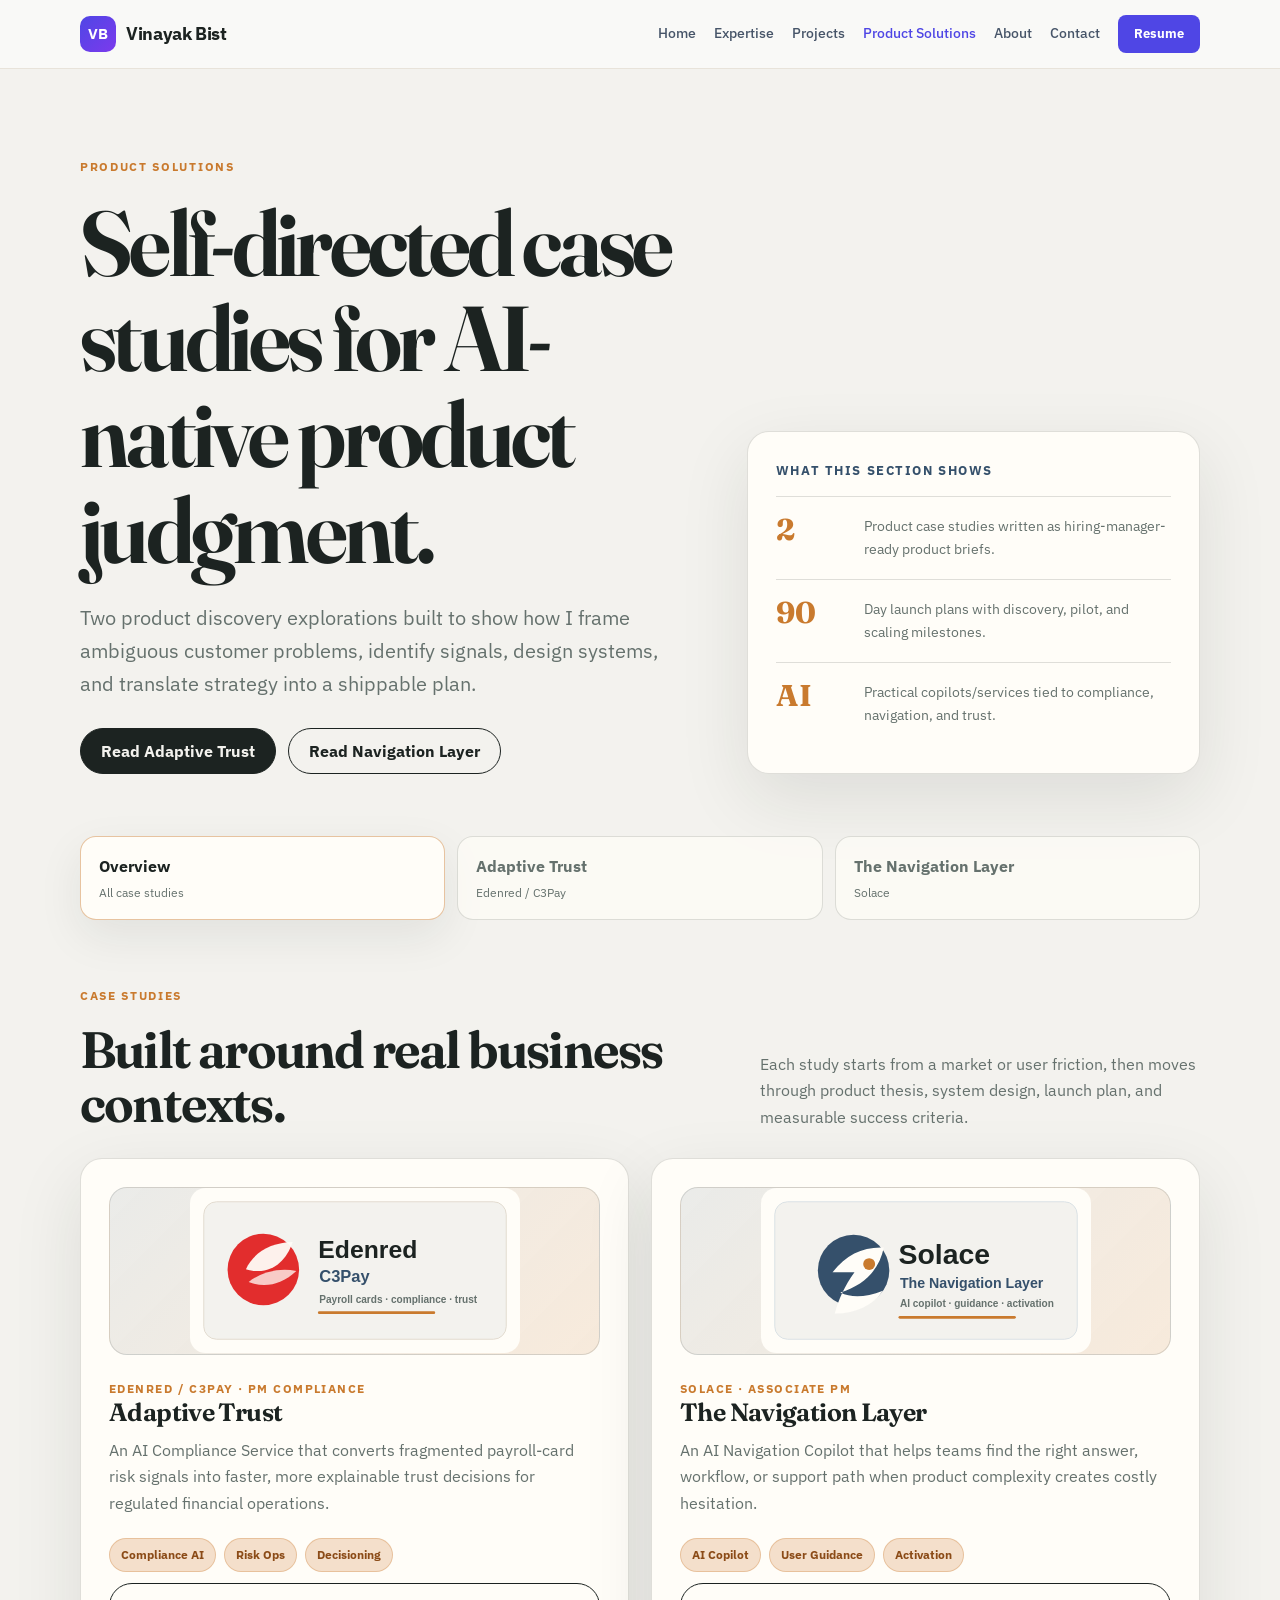
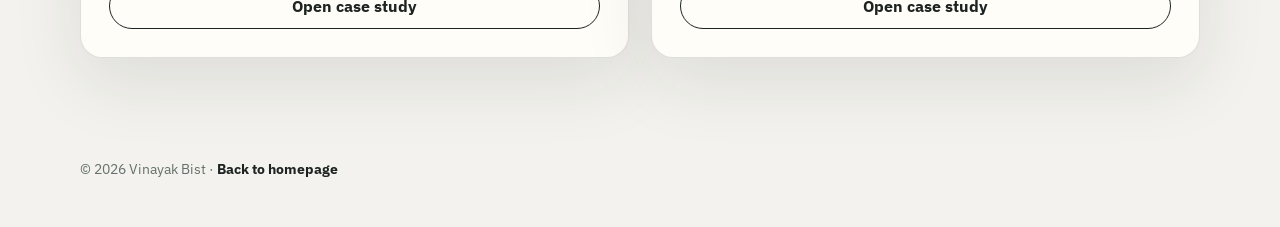
<file: site/product-solutions/index.html>
<!DOCTYPE html>
<html lang="en">
<head>
  <meta charset="UTF-8" />
  <meta name="viewport" content="width=device-width, initial-scale=1.0" />
  <title>Product Solutions — Vinayak Bist</title>
  <meta name="description" content="Self-directed product discovery case studies by Vinayak Bist: Adaptive Trust for C3Pay and The Navigation Layer for Solace." />
  <link rel="canonical" href="https://vinayakbist.com/product-solutions/" />
  <script data-goatcounter="https://vinayakbist.goatcounter.com/count"
          async src="//gc.zgo.at/count.js"></script>
  <link rel="preconnect" href="https://fonts.googleapis.com">
  <link rel="preconnect" href="https://fonts.gstatic.com" crossorigin>
  <link href="https://fonts.googleapis.com/css2?family=Fraunces:opsz,wght@9..144,500..750&family=IBM+Plex+Sans:wght@400;500;600;700;800&display=swap" rel="stylesheet">
  <link rel="stylesheet" href="styles.css" />
</head>
<body>
  <header class="site-header">
    <div class="nav">
      <a class="brand" href="https://vinayakbist.com/">
        <span class="brand-mark">VB</span>
        <span>Vinayak Bist</span>
      </a>
      <nav class="nav-links" aria-label="Main navigation">
        <a href="https://vinayakbist.com/">Home</a>
        <a href="https://vinayakbist.com/#expertise">Expertise</a>
        <a href="https://vinayakbist.com/#projects">Projects</a>
        <a class="active" href="/product-solutions/">Product Solutions</a>
        <a href="https://vinayakbist.com/#about">About</a>
        <a href="mailto:bistvinayak@gmail.com">Contact</a>
        <a class="nav-cta" href="/resume.pdf">Resume</a>
      </nav>
    </div>
  </header>

  <main>
    <section class="shell hero">
      <div>
        <div class="eyebrow">Product Solutions</div>
        <h1>Self-directed case studies for AI-native product judgment.</h1>
        <p class="lead">
          Two product discovery explorations built to show how I frame ambiguous customer problems,
          identify signals, design systems, and translate strategy into a shippable plan.
        </p>
        <div class="button-row">
          <a class="btn primary" href="/product-solutions/case-study-c3pay.html">Read Adaptive Trust</a>
          <a class="btn secondary" href="/product-solutions/case-study-solace.html">Read Navigation Layer</a>
        </div>
      </div>
      <aside class="hero-panel" aria-label="Case study summary">
        <p class="panel-title">What this section shows</p>
        <div class="metric">
          <strong>2</strong>
          <span>Product case studies written as hiring-manager-ready product briefs.</span>
        </div>
        <div class="metric">
          <strong>90</strong>
          <span>Day launch plans with discovery, pilot, and scaling milestones.</span>
        </div>
        <div class="metric">
          <strong>AI</strong>
          <span>Practical copilots/services tied to compliance, navigation, and trust.</span>
        </div>
      </aside>
    </section>

    <nav class="shell solution-tabs" aria-label="Product solution case studies">
      <a class="active" href="/product-solutions/">
        <span>Overview</span>
        <small>All case studies</small>
      </a>
      <a href="/product-solutions/case-study-c3pay.html">
        <span>Adaptive Trust</span>
        <small>Edenred / C3Pay</small>
      </a>
      <a href="/product-solutions/case-study-solace.html">
        <span>The Navigation Layer</span>
        <small>Solace</small>
      </a>
    </nav>

    <section class="shell section">
      <div class="section-head">
        <div>
          <div class="eyebrow">Case Studies</div>
          <h2>Built around real business contexts.</h2>
        </div>
        <p>Each study starts from a market or user friction, then moves through product thesis, system design, launch plan, and measurable success criteria.</p>
      </div>

      <div class="grid-2">
        <a class="card case-card" href="/product-solutions/case-study-c3pay.html">
          <div>
            <div class="company-visual">
              <img src="assets/edenred-c3pay.svg" alt="Edenred and C3Pay visual identity" />
            </div>
            <div class="kicker">Edenred / C3Pay · PM Compliance</div>
            <h3>Adaptive Trust</h3>
            <p>
              An AI Compliance Service that converts fragmented payroll-card risk signals into faster,
              more explainable trust decisions for regulated financial operations.
            </p>
            <div class="tag-row">
              <span class="tag">Compliance AI</span>
              <span class="tag">Risk Ops</span>
              <span class="tag">Decisioning</span>
            </div>
          </div>
          <span class="btn secondary">Open case study</span>
        </a>

        <a class="card case-card" href="/product-solutions/case-study-solace.html">
          <div>
            <div class="company-visual">
              <img src="assets/solace.svg" alt="Solace visual identity" />
            </div>
            <div class="kicker">Solace · Associate PM</div>
            <h3>The Navigation Layer</h3>
            <p>
              An AI Navigation Copilot that helps teams find the right answer, workflow, or support path
              when product complexity creates costly hesitation.
            </p>
            <div class="tag-row">
              <span class="tag">AI Copilot</span>
              <span class="tag">User Guidance</span>
              <span class="tag">Activation</span>
            </div>
          </div>
          <span class="btn secondary">Open case study</span>
        </a>
      </div>
    </section>
  </main>

  <footer class="shell footer">
    © 2026 Vinayak Bist · <a href="https://vinayakbist.com/">Back to homepage</a>
  </footer>
</body>
</html>
</file>
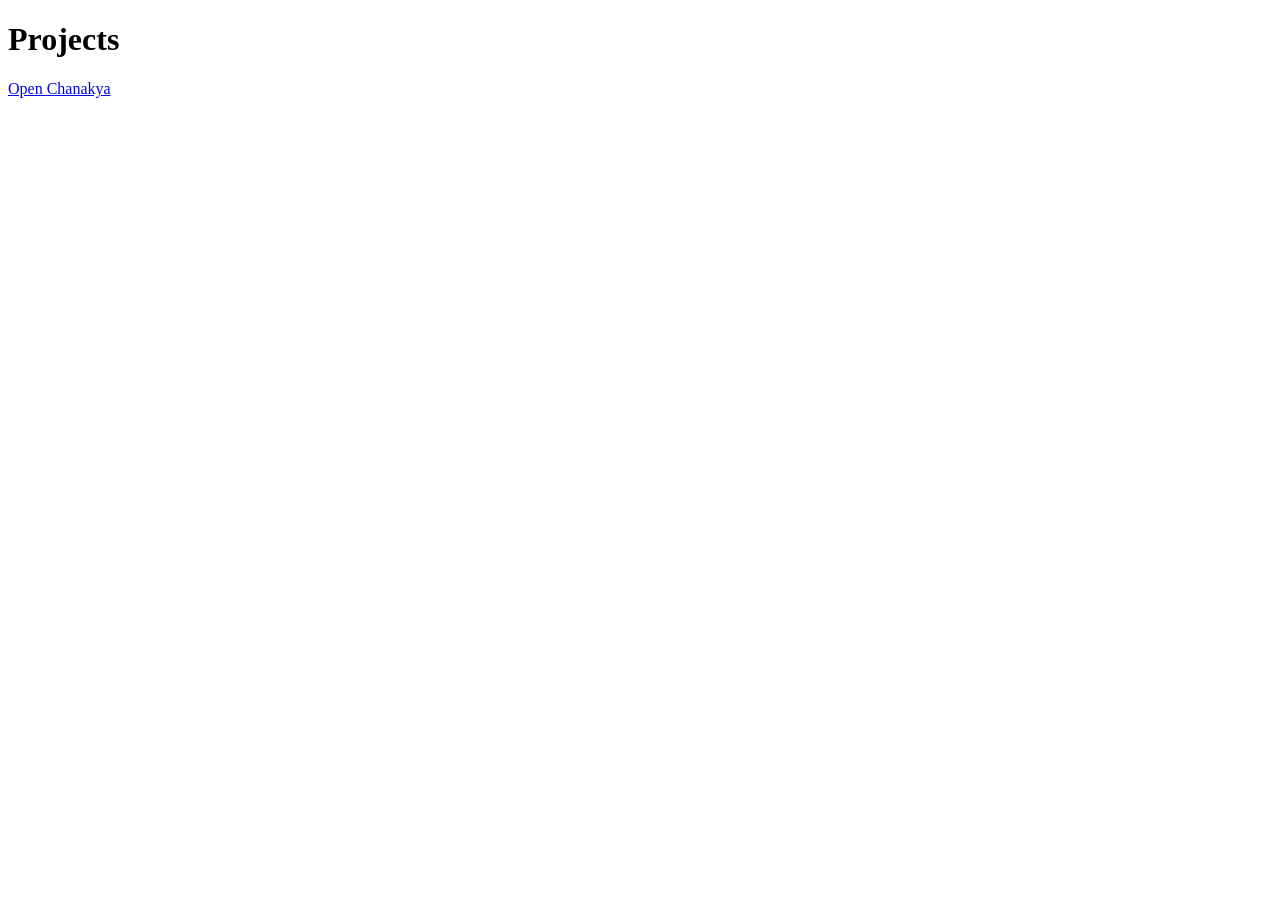
<file: site/projects/index.html>
<!doctype html>
<html lang="en">
  <head>
    <meta charset="UTF-8" />
    <meta name="viewport" content="width=device-width, initial-scale=1.0" />
    <title>Projects - Vinayak Bist</title>
    <meta name="description" content="Explore Vinayak Bist's AI product projects, including Arjun AI Resume Assistant and Chanakya AI Strategy Advisor." />
    <link rel="canonical" href="https://vinayakbist.com/projects/" />
    <script data-goatcounter="https://vinayakbist.goatcounter.com/count"
            async src="//gc.zgo.at/count.js"></script>
  </head>
  <body>
    <h1>Projects</h1>
    <p><a href="/projects/chanakya/">Open Chanakya</a></p>
  </body>
</html>
</file>
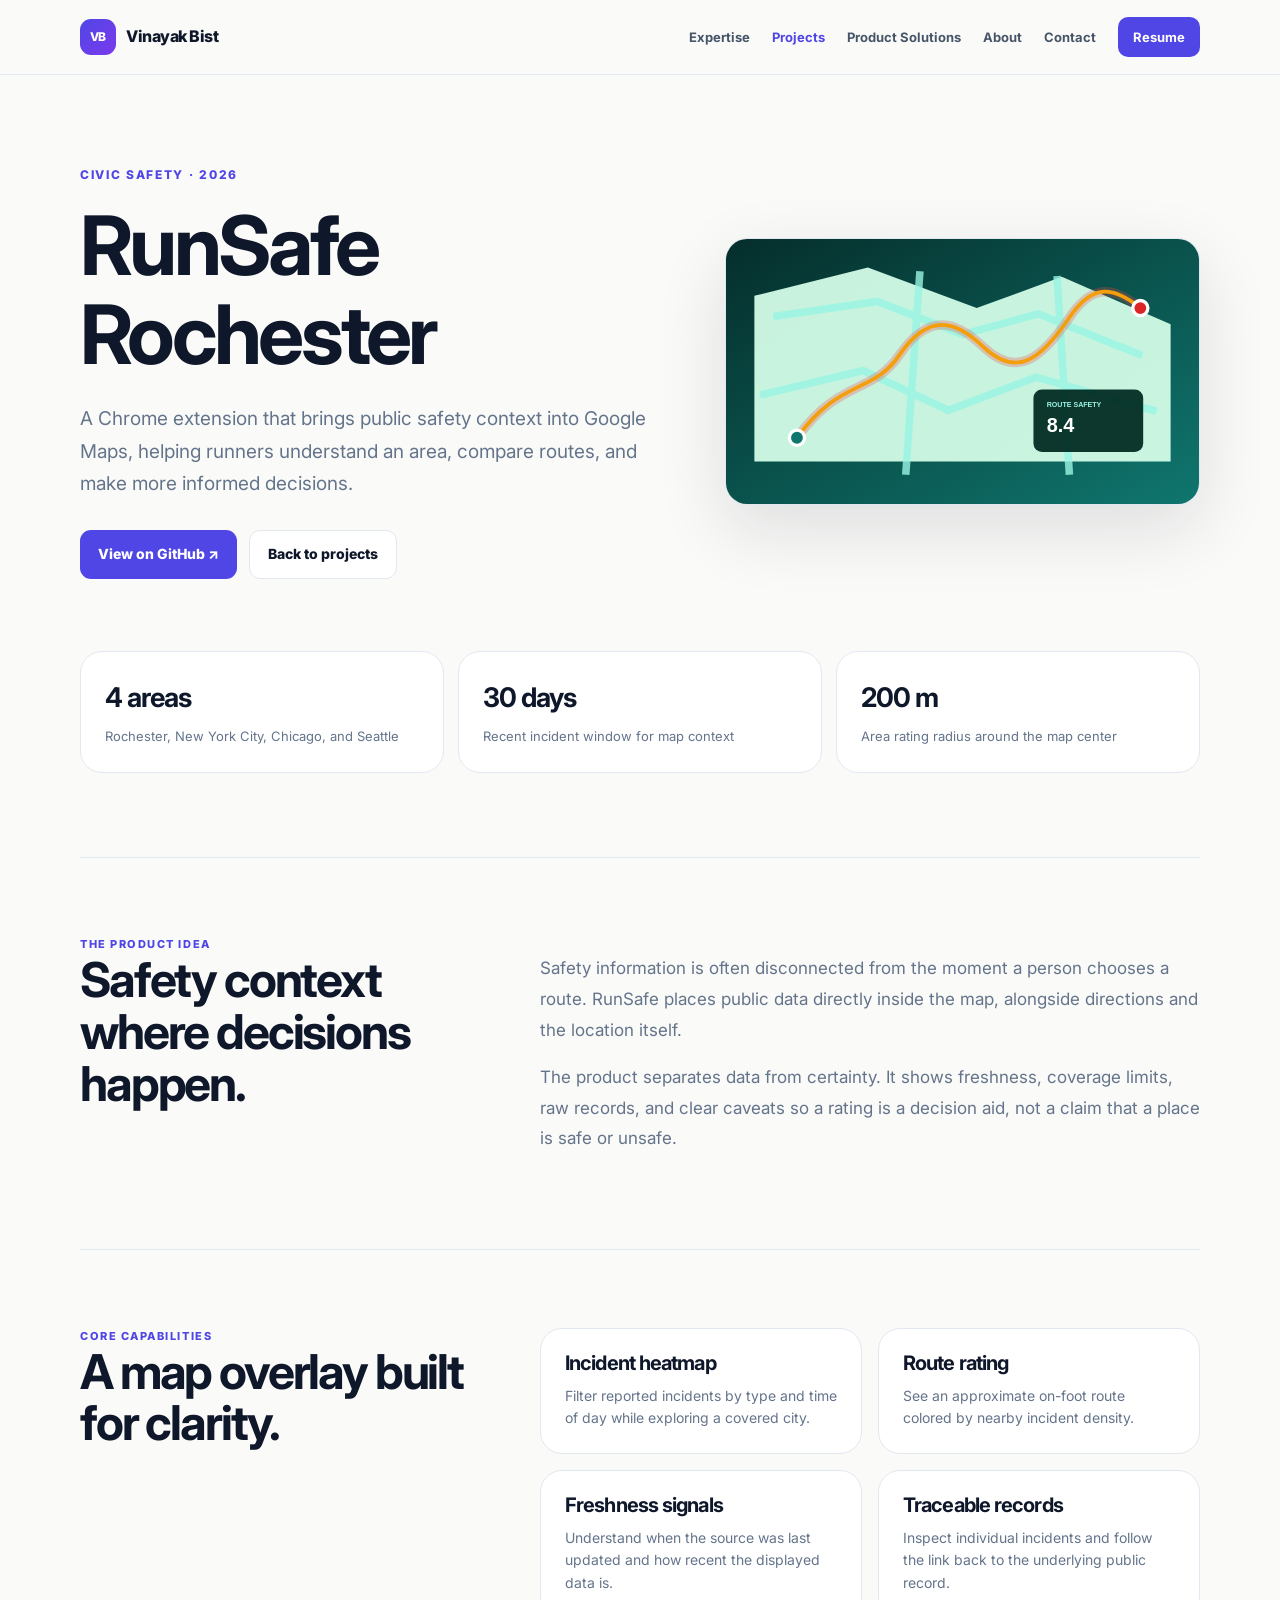
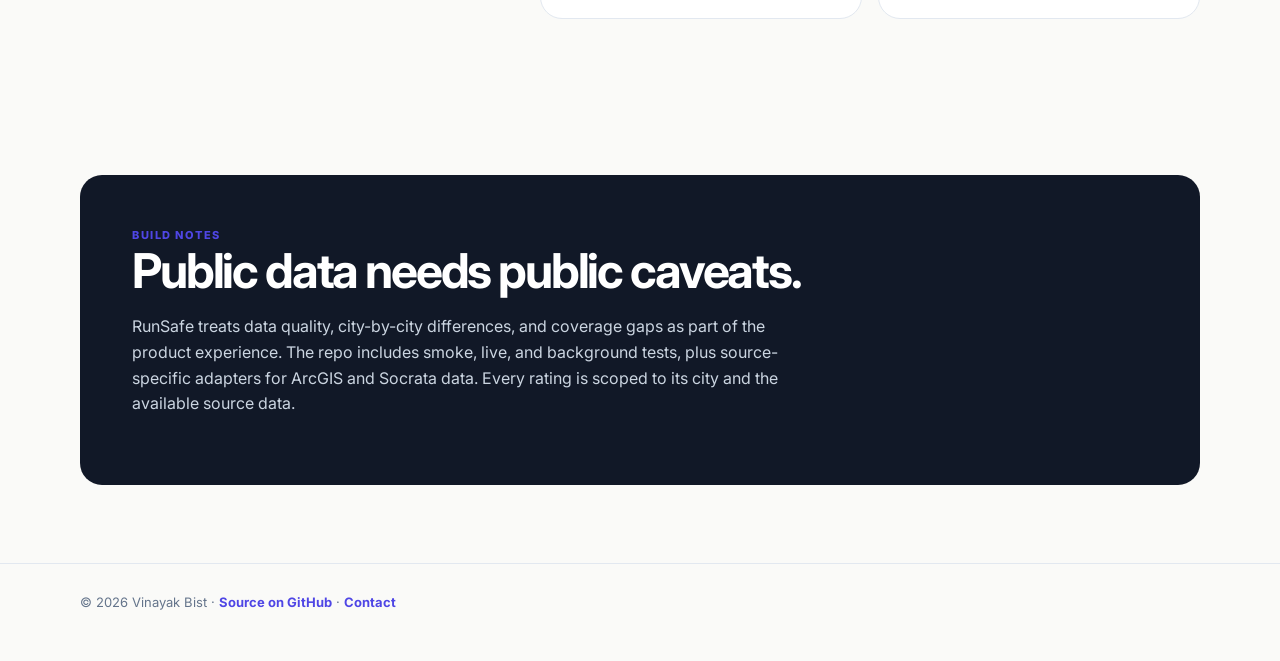
<file: site/projects/runsafe/index.html>
<!doctype html>
<html lang="en">
<head>
  <meta charset="UTF-8" /><meta name="viewport" content="width=device-width, initial-scale=1.0" />
  <title>RunSafe Rochester — Safety-Aware Maps | Vinayak Bist</title>
  <meta name="description" content="RunSafe Rochester is Vinayak Bist's Chrome extension for crime heatmaps and safety-aware running route ratings on Google Maps." />
  <link rel="canonical" href="https://vinayakbist.com/projects/runsafe/" />
  <script data-goatcounter="https://vinayakbist.goatcounter.com/count" async src="//gc.zgo.at/count.js"></script>
  <link rel="preconnect" href="https://fonts.googleapis.com" /><link rel="preconnect" href="https://fonts.gstatic.com" /><link href="https://fonts.googleapis.com/css2?family=Inter:wght@400;500;600;700;800&display=swap" rel="stylesheet" /><link rel="stylesheet" href="../project-pages.css" />
</head>
<body>
  <header class="site-header"><div class="nav"><a class="brand" href="https://vinayakbist.com/"><span class="brand-mark">VB</span><span>Vinayak Bist</span></a><nav class="nav-links"><a href="/#expertise">Expertise</a><a href="/#projects" class="active">Projects</a><a href="/product-solutions/">Product Solutions</a><a href="/#about">About</a><a href="mailto:bistvinayak@gmail.com">Contact</a><a class="nav-cta" href="/resume.pdf">Resume</a></nav></div></header>
  <main><div class="shell">
    <section class="hero"><div><div class="eyebrow">Civic Safety · 2026</div><h1>RunSafe Rochester</h1><p class="lead">A Chrome extension that brings public safety context into Google Maps, helping runners understand an area, compare routes, and make more informed decisions.</p><div class="hero-actions"><a class="button" href="https://github.com/bistvinayak/runsafe-rochester" target="_blank" rel="noopener">View on GitHub ↗</a><a class="button secondary" href="/#projects">Back to projects</a></div></div><div class="hero-art"><img src="../visuals/runsafe.svg" alt="RunSafe map and route safety illustration" /></div></section>
    <div class="stats"><div class="stat"><strong>4 areas</strong><span>Rochester, New York City, Chicago, and Seattle</span></div><div class="stat"><strong>30 days</strong><span>Recent incident window for map context</span></div><div class="stat"><strong>200 m</strong><span>Area rating radius around the map center</span></div></div>
    <section class="section"><div class="section-grid"><div><div class="section-label">The product idea</div><h2>Safety context where decisions happen.</h2></div><div class="section-copy"><p>Safety information is often disconnected from the moment a person chooses a route. RunSafe places public data directly inside the map, alongside directions and the location itself.</p><p>The product separates data from certainty. It shows freshness, coverage limits, raw records, and clear caveats so a rating is a decision aid, not a claim that a place is safe or unsafe.</p></div></div></section>
    <section class="section"><div class="section-grid"><div><div class="section-label">Core capabilities</div><h2>A map overlay built for clarity.</h2></div><div class="feature-grid"><div class="content-card"><h3>Incident heatmap</h3><p>Filter reported incidents by type and time of day while exploring a covered city.</p></div><div class="content-card"><h3>Route rating</h3><p>See an approximate on-foot route colored by nearby incident density.</p></div><div class="content-card"><h3>Freshness signals</h3><p>Understand when the source was last updated and how recent the displayed data is.</p></div><div class="content-card"><h3>Traceable records</h3><p>Inspect individual incidents and follow the link back to the underlying public record.</p></div></div></div></section>
    <div class="dark"><div class="section-label">Build notes</div><h2>Public data needs public caveats.</h2><p>RunSafe treats data quality, city-by-city differences, and coverage gaps as part of the product experience. The repo includes smoke, live, and background tests, plus source-specific adapters for ArcGIS and Socrata data. Every rating is scoped to its city and the available source data.</p></div>
  </div></main>
  <footer><div class="shell">© 2026 Vinayak Bist · <a href="https://github.com/bistvinayak/runsafe-rochester">Source on GitHub</a> · <a href="mailto:bistvinayak@gmail.com">Contact</a></div></footer>
</body></html>
</file>
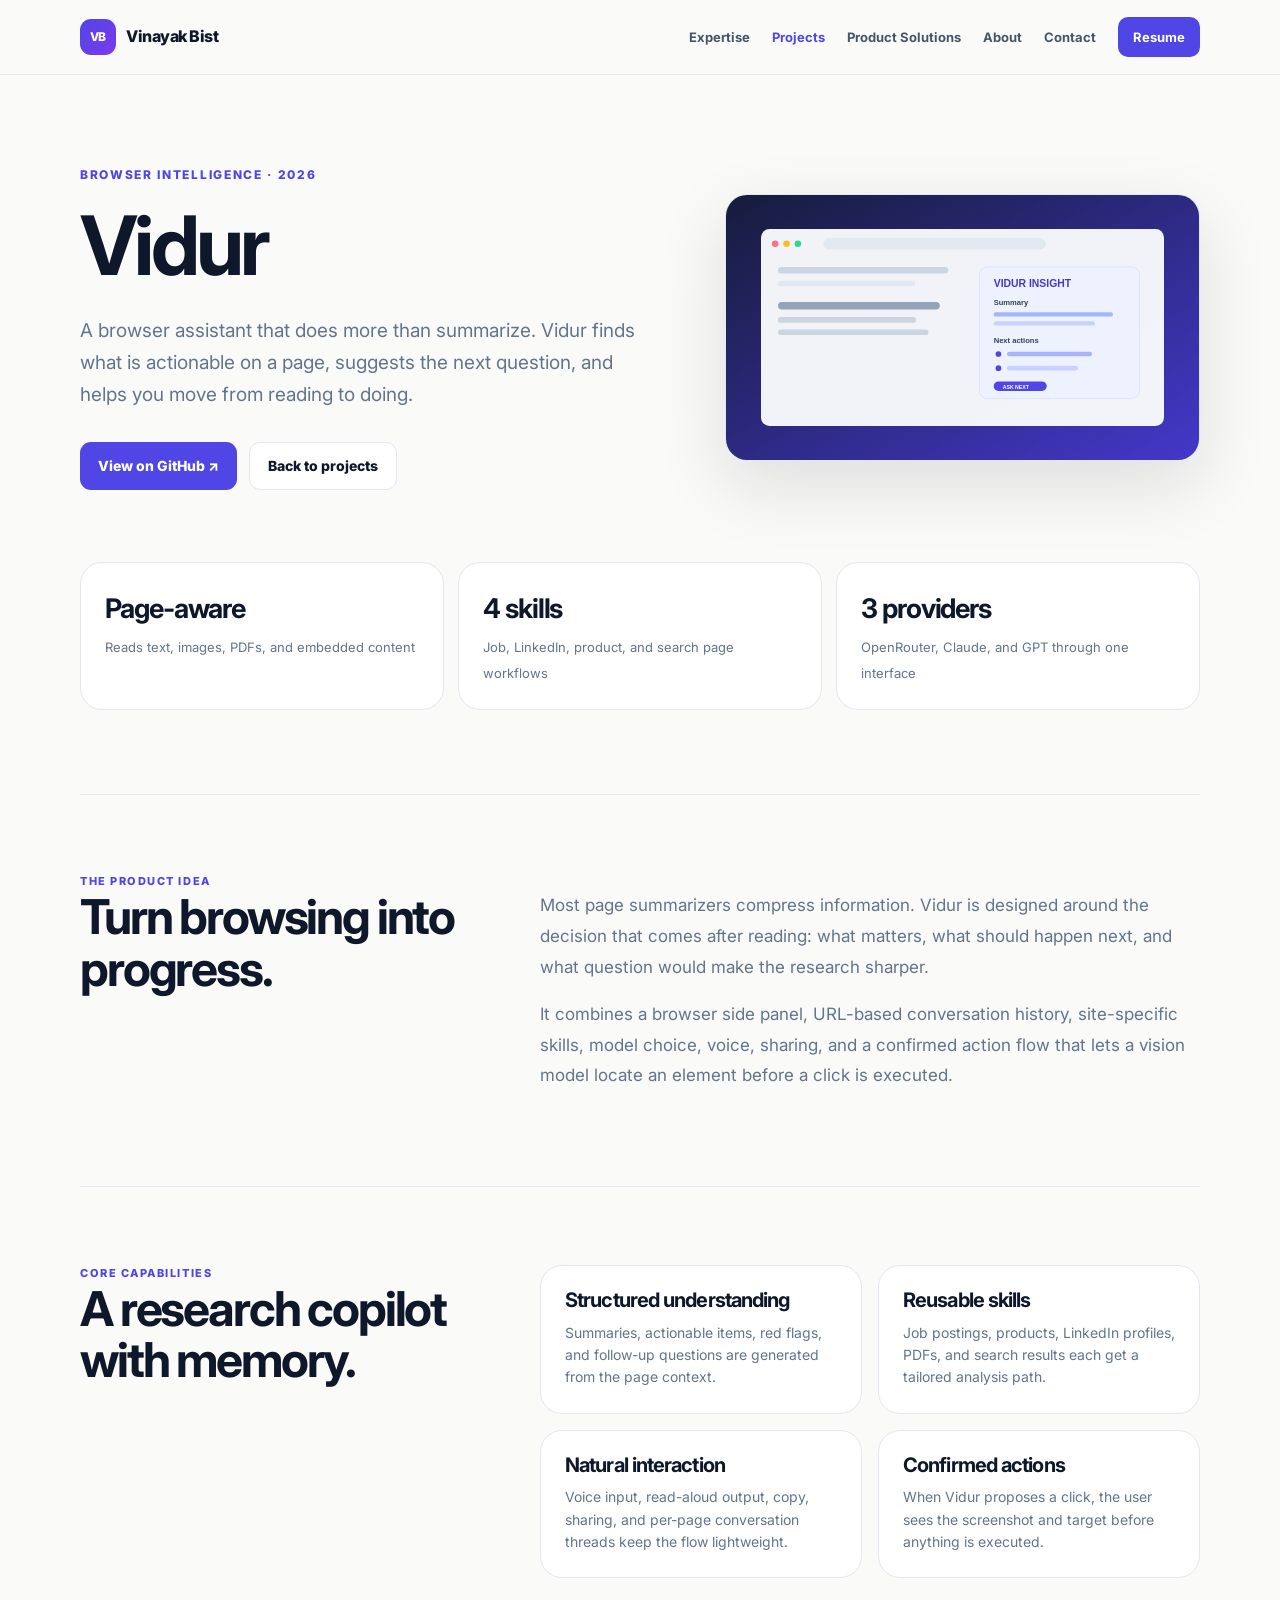
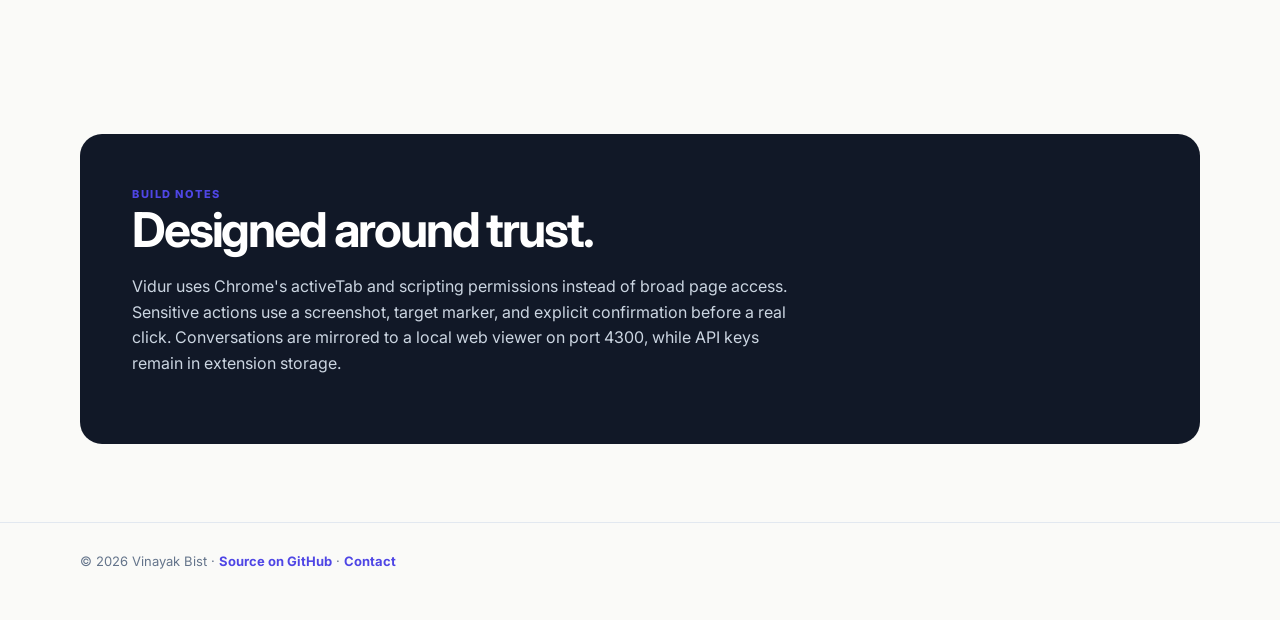
<file: site/projects/vidur/index.html>
<!doctype html>
<html lang="en">
<head>
  <meta charset="UTF-8" />
  <meta name="viewport" content="width=device-width, initial-scale=1.0" />
  <title>Vidur — AI Browser Research Assistant | Vinayak Bist</title>
  <meta name="description" content="Vidur is Vinayak Bist's AI browser assistant that turns web pages into summaries, actions, and useful follow-up questions." />
  <link rel="canonical" href="https://vinayakbist.com/projects/vidur/" />
  <script data-goatcounter="https://vinayakbist.goatcounter.com/count" async src="//gc.zgo.at/count.js"></script>
  <link rel="preconnect" href="https://fonts.googleapis.com" /><link rel="preconnect" href="https://fonts.gstatic.com" />
  <link href="https://fonts.googleapis.com/css2?family=Inter:wght@400;500;600;700;800&display=swap" rel="stylesheet" />
  <link rel="stylesheet" href="../project-pages.css" />
</head>
<body>
  <header class="site-header"><div class="nav"><a class="brand" href="https://vinayakbist.com/"><span class="brand-mark">VB</span><span>Vinayak Bist</span></a><nav class="nav-links"><a href="/#expertise">Expertise</a><a href="/#projects" class="active">Projects</a><a href="/product-solutions/">Product Solutions</a><a href="/#about">About</a><a href="mailto:bistvinayak@gmail.com">Contact</a><a class="nav-cta" href="/resume.pdf">Resume</a></nav></div></header>
  <main><div class="shell">
    <section class="hero"><div><div class="eyebrow">Browser Intelligence · 2026</div><h1>Vidur</h1><p class="lead">A browser assistant that does more than summarize. Vidur finds what is actionable on a page, suggests the next question, and helps you move from reading to doing.</p><div class="hero-actions"><a class="button" href="https://github.com/bistvinayak/vidur" target="_blank" rel="noopener">View on GitHub ↗</a><a class="button secondary" href="/#projects">Back to projects</a></div></div><div class="hero-art"><img src="../visuals/vidur.svg" alt="Vidur browser analysis interface illustration" /></div></section>
    <div class="stats"><div class="stat"><strong>Page-aware</strong><span>Reads text, images, PDFs, and embedded content</span></div><div class="stat"><strong>4 skills</strong><span>Job, LinkedIn, product, and search page workflows</span></div><div class="stat"><strong>3 providers</strong><span>OpenRouter, Claude, and GPT through one interface</span></div></div>
    <section class="section"><div class="section-grid"><div><div class="section-label">The product idea</div><h2>Turn browsing into progress.</h2></div><div class="section-copy"><p>Most page summarizers compress information. Vidur is designed around the decision that comes after reading: what matters, what should happen next, and what question would make the research sharper.</p><p>It combines a browser side panel, URL-based conversation history, site-specific skills, model choice, voice, sharing, and a confirmed action flow that lets a vision model locate an element before a click is executed.</p></div></div></section>
    <section class="section"><div class="section-grid"><div><div class="section-label">Core capabilities</div><h2>A research copilot with memory.</h2></div><div class="feature-grid"><div class="content-card"><h3>Structured understanding</h3><p>Summaries, actionable items, red flags, and follow-up questions are generated from the page context.</p></div><div class="content-card"><h3>Reusable skills</h3><p>Job postings, products, LinkedIn profiles, PDFs, and search results each get a tailored analysis path.</p></div><div class="content-card"><h3>Natural interaction</h3><p>Voice input, read-aloud output, copy, sharing, and per-page conversation threads keep the flow lightweight.</p></div><div class="content-card"><h3>Confirmed actions</h3><p>When Vidur proposes a click, the user sees the screenshot and target before anything is executed.</p></div></div></div></section>
    <div class="dark"><div class="section-label">Build notes</div><h2>Designed around trust.</h2><p>Vidur uses Chrome's activeTab and scripting permissions instead of broad page access. Sensitive actions use a screenshot, target marker, and explicit confirmation before a real click. Conversations are mirrored to a local web viewer on port 4300, while API keys remain in extension storage.</p></div>
  </div></main>
  <footer><div class="shell">© 2026 Vinayak Bist · <a href="https://github.com/bistvinayak/vidur">Source on GitHub</a> · <a href="mailto:bistvinayak@gmail.com">Contact</a></div></footer>
</body></html>
</file>
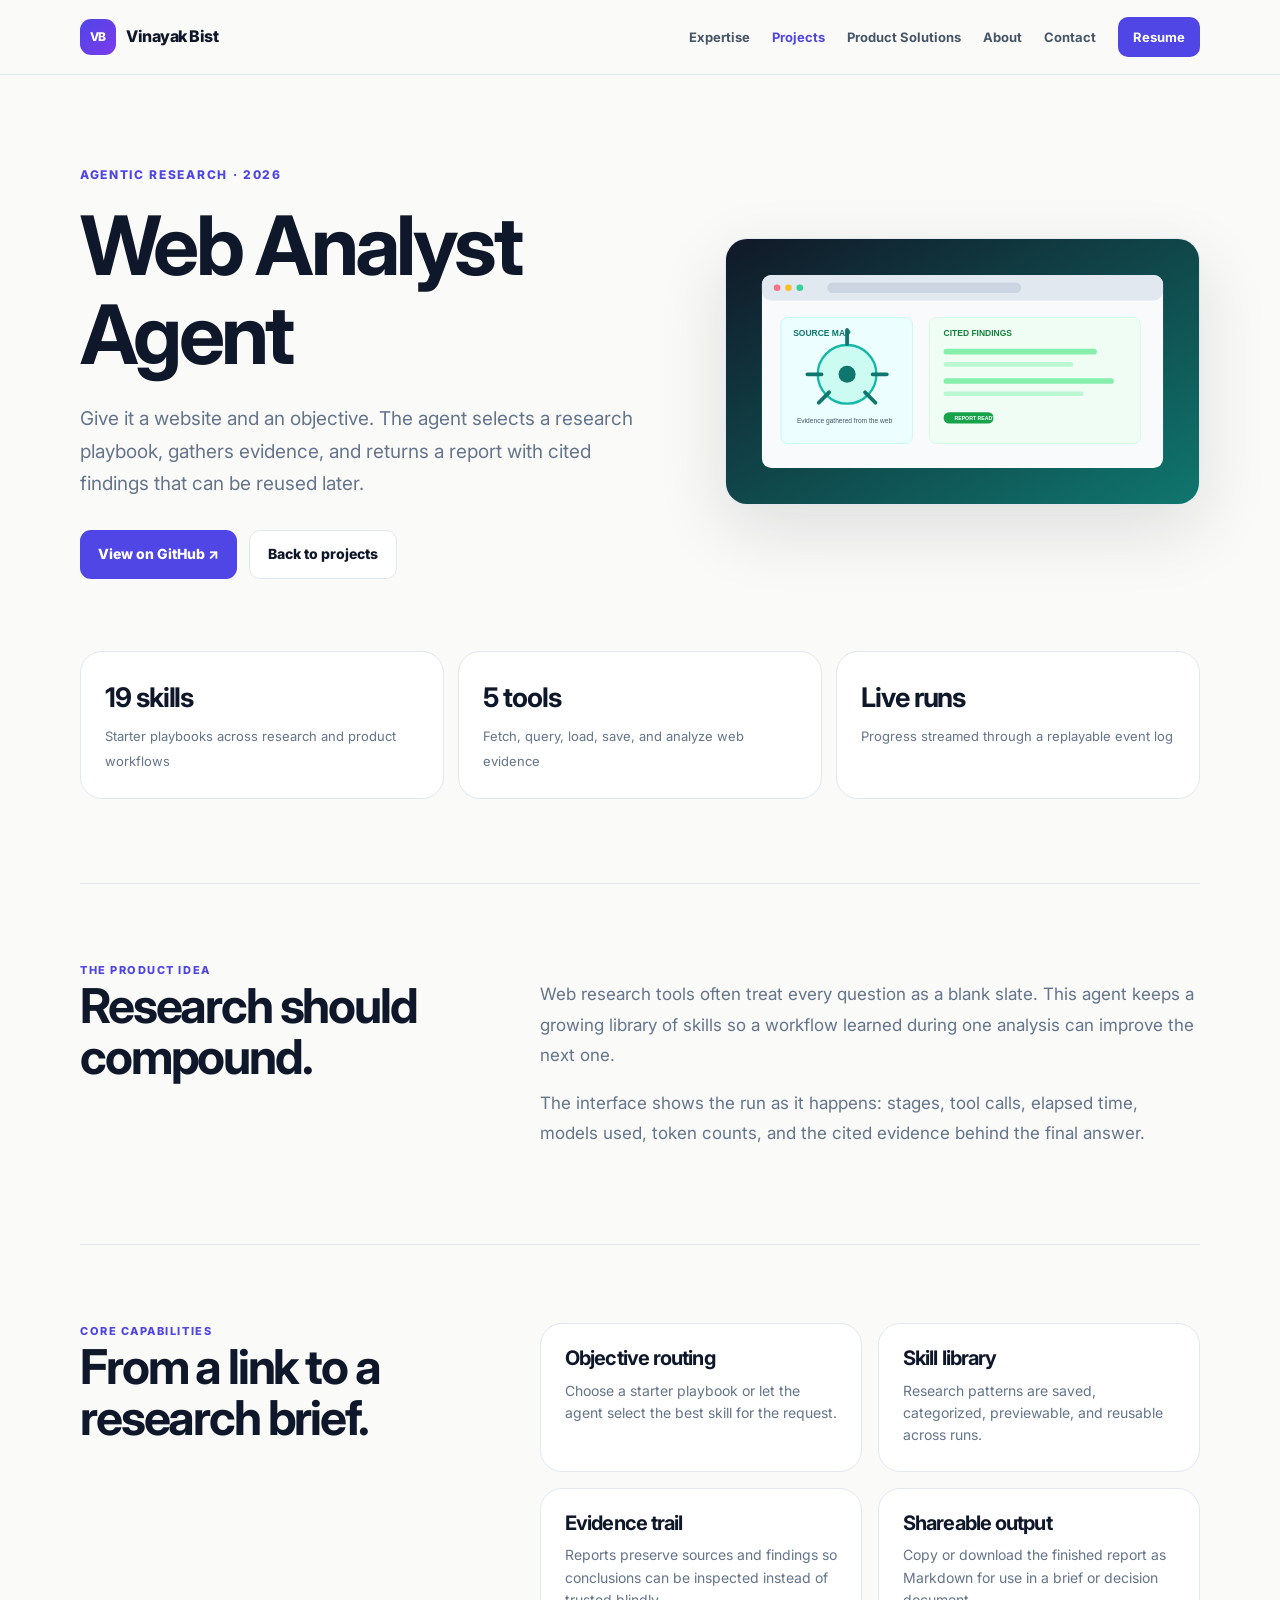
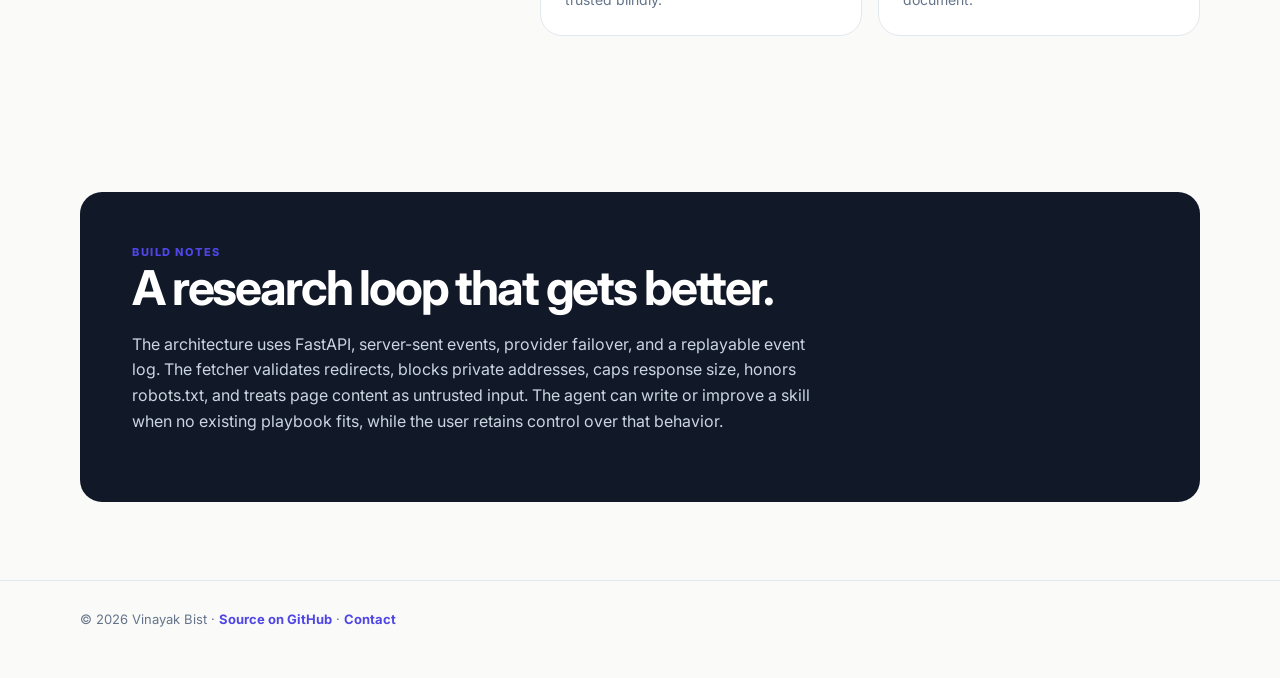
<file: site/projects/web-analyst-agent/index.html>
<!doctype html>
<html lang="en">
<head>
  <meta charset="UTF-8" /><meta name="viewport" content="width=device-width, initial-scale=1.0" />
  <title>Web Analyst Agent — Evidence-Based Web Research | Vinayak Bist</title>
  <meta name="description" content="Web Analyst Agent is Vinayak Bist's objective-driven research agent that gathers evidence and returns cited web analysis." />
  <link rel="canonical" href="https://vinayakbist.com/projects/web-analyst-agent/" />
  <script data-goatcounter="https://vinayakbist.goatcounter.com/count" async src="//gc.zgo.at/count.js"></script>
  <link rel="preconnect" href="https://fonts.googleapis.com" /><link rel="preconnect" href="https://fonts.gstatic.com" /><link href="https://fonts.googleapis.com/css2?family=Inter:wght@400;500;600;700;800&display=swap" rel="stylesheet" /><link rel="stylesheet" href="../project-pages.css" />
</head>
<body>
  <header class="site-header"><div class="nav"><a class="brand" href="https://vinayakbist.com/"><span class="brand-mark">VB</span><span>Vinayak Bist</span></a><nav class="nav-links"><a href="/#expertise">Expertise</a><a href="/#projects" class="active">Projects</a><a href="/product-solutions/">Product Solutions</a><a href="/#about">About</a><a href="mailto:bistvinayak@gmail.com">Contact</a><a class="nav-cta" href="/resume.pdf">Resume</a></nav></div></header>
  <main><div class="shell">
    <section class="hero"><div><div class="eyebrow">Agentic Research · 2026</div><h1>Web Analyst Agent</h1><p class="lead">Give it a website and an objective. The agent selects a research playbook, gathers evidence, and returns a report with cited findings that can be reused later.</p><div class="hero-actions"><a class="button" href="https://github.com/bistvinayak/web-analyst-agent" target="_blank" rel="noopener">View on GitHub ↗</a><a class="button secondary" href="/#projects">Back to projects</a></div></div><div class="hero-art"><img src="../visuals/web-analyst-agent.svg" alt="Web Analyst Agent research and cited findings illustration" /></div></section>
    <div class="stats"><div class="stat"><strong>19 skills</strong><span>Starter playbooks across research and product workflows</span></div><div class="stat"><strong>5 tools</strong><span>Fetch, query, load, save, and analyze web evidence</span></div><div class="stat"><strong>Live runs</strong><span>Progress streamed through a replayable event log</span></div></div>
    <section class="section"><div class="section-grid"><div><div class="section-label">The product idea</div><h2>Research should compound.</h2></div><div class="section-copy"><p>Web research tools often treat every question as a blank slate. This agent keeps a growing library of skills so a workflow learned during one analysis can improve the next one.</p><p>The interface shows the run as it happens: stages, tool calls, elapsed time, models used, token counts, and the cited evidence behind the final answer.</p></div></div></section>
    <section class="section"><div class="section-grid"><div><div class="section-label">Core capabilities</div><h2>From a link to a research brief.</h2></div><div class="feature-grid"><div class="content-card"><h3>Objective routing</h3><p>Choose a starter playbook or let the agent select the best skill for the request.</p></div><div class="content-card"><h3>Skill library</h3><p>Research patterns are saved, categorized, previewable, and reusable across runs.</p></div><div class="content-card"><h3>Evidence trail</h3><p>Reports preserve sources and findings so conclusions can be inspected instead of trusted blindly.</p></div><div class="content-card"><h3>Shareable output</h3><p>Copy or download the finished report as Markdown for use in a brief or decision document.</p></div></div></div></section>
    <div class="dark"><div class="section-label">Build notes</div><h2>A research loop that gets better.</h2><p>The architecture uses FastAPI, server-sent events, provider failover, and a replayable event log. The fetcher validates redirects, blocks private addresses, caps response size, honors robots.txt, and treats page content as untrusted input. The agent can write or improve a skill when no existing playbook fits, while the user retains control over that behavior.</p></div>
  </div></main>
  <footer><div class="shell">© 2026 Vinayak Bist · <a href="https://github.com/bistvinayak/web-analyst-agent">Source on GitHub</a> · <a href="mailto:bistvinayak@gmail.com">Contact</a></div></footer>
</body></html>
</file>
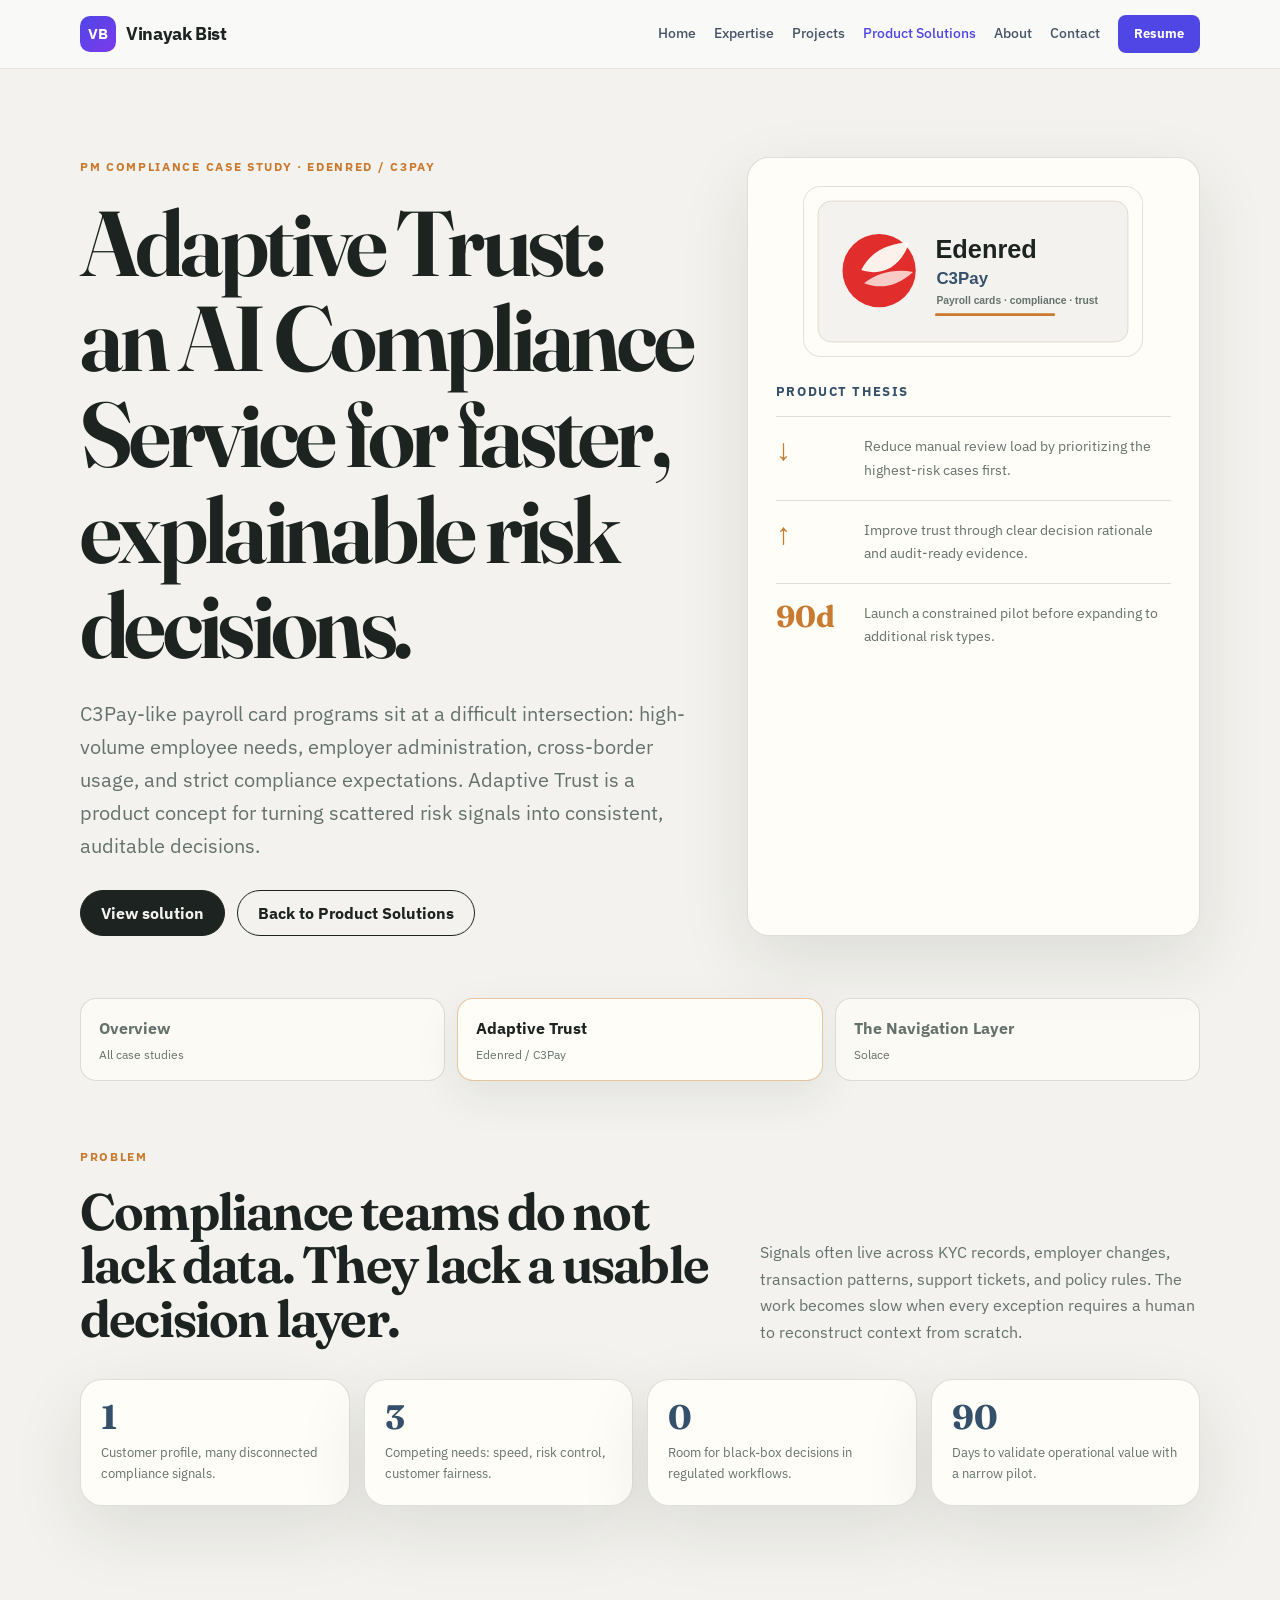
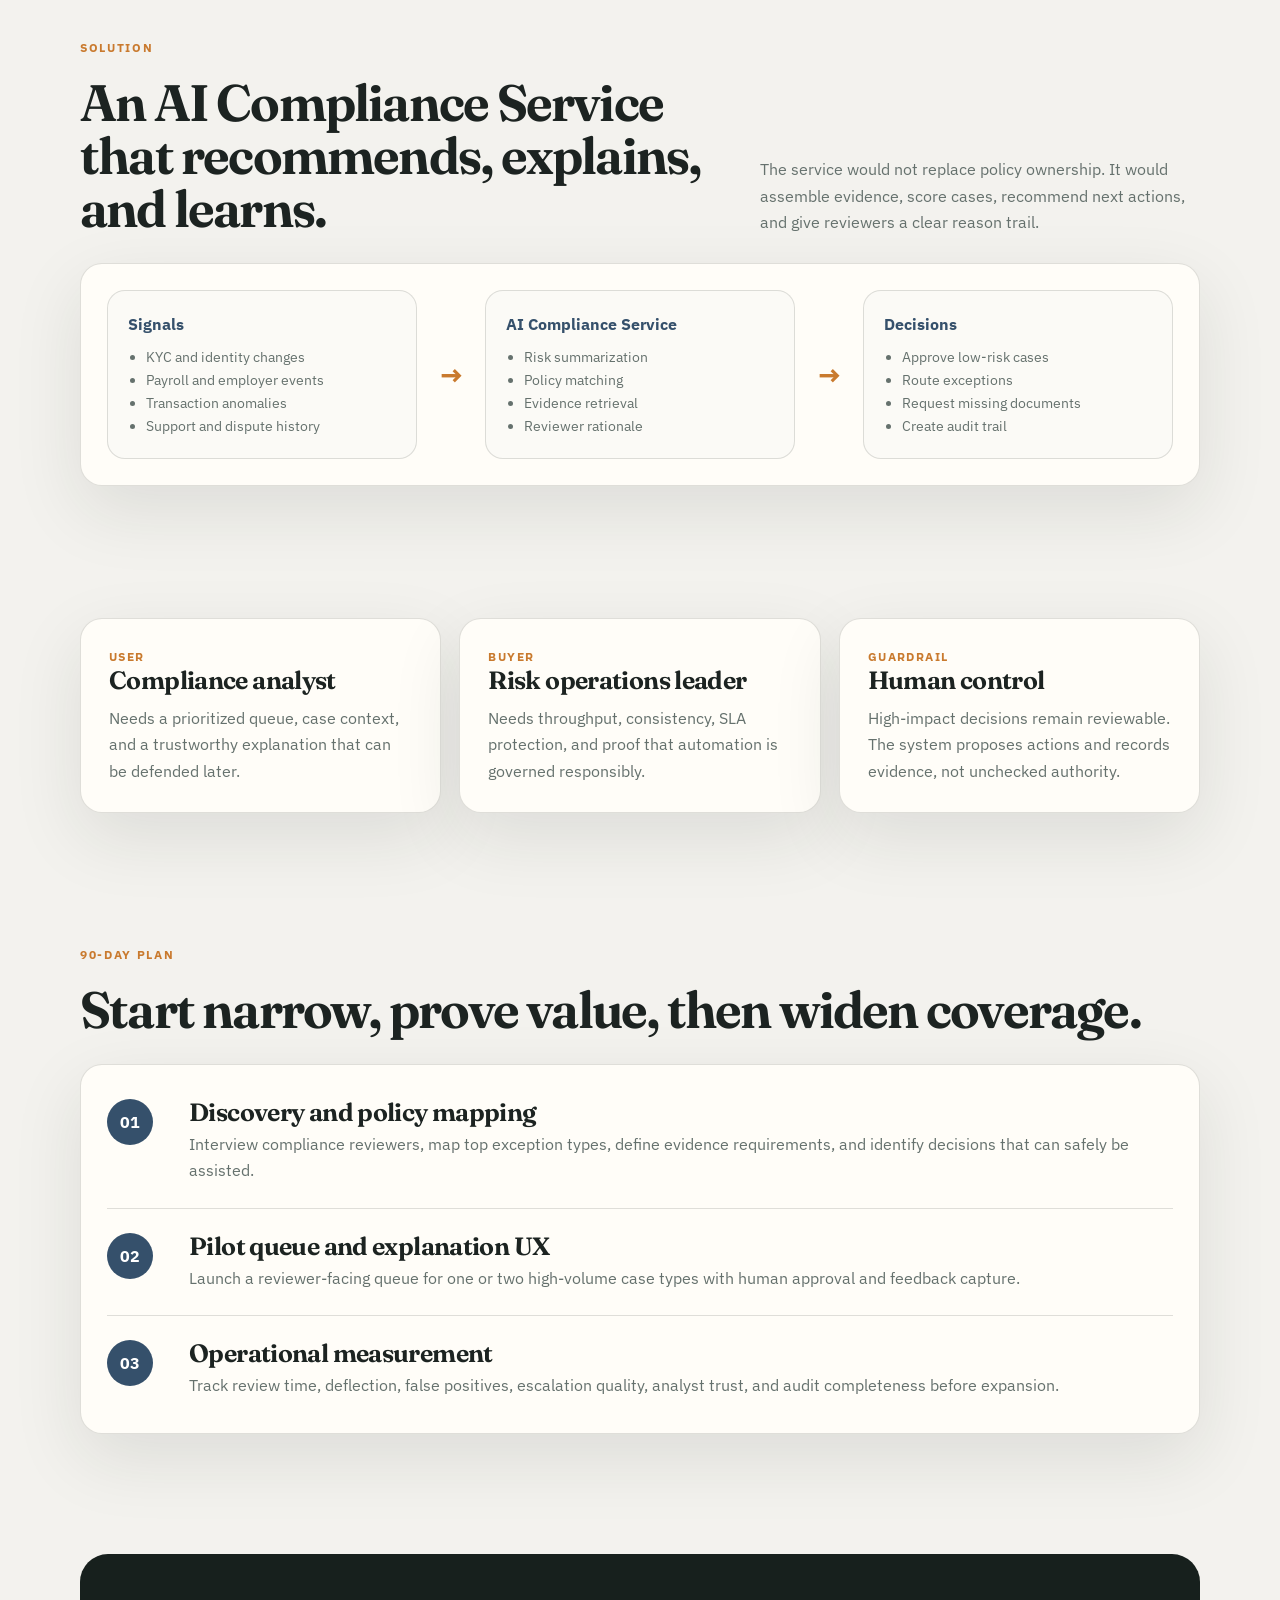
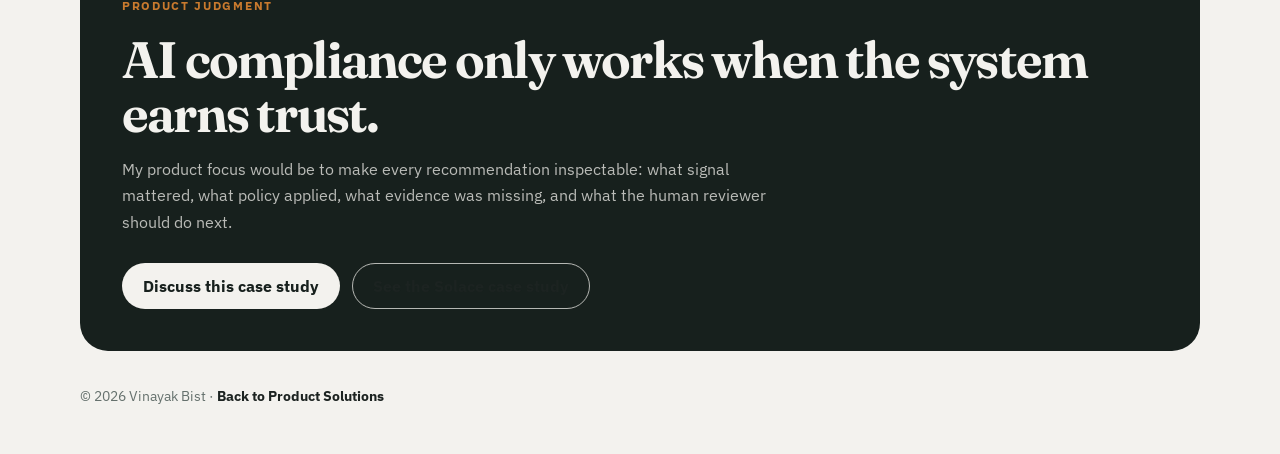
<file: site/product-solutions/case-study-c3pay.html>
<!DOCTYPE html>
<html lang="en">
<head>
  <meta charset="UTF-8" />
  <meta name="viewport" content="width=device-width, initial-scale=1.0" />
  <title>Adaptive Trust — C3Pay Product Case Study</title>
  <meta name="description" content="Adaptive Trust: a product discovery case study proposing an AI Compliance Service for Edenred/C3Pay." />
  <link rel="canonical" href="https://vinayakbist.com/product-solutions/case-study-c3pay.html" />
  <script data-goatcounter="https://vinayakbist.goatcounter.com/count"
          async src="//gc.zgo.at/count.js"></script>
  <link rel="preconnect" href="https://fonts.googleapis.com">
  <link rel="preconnect" href="https://fonts.gstatic.com" crossorigin>
  <link href="https://fonts.googleapis.com/css2?family=Fraunces:opsz,wght@9..144,500..750&family=IBM+Plex+Sans:wght@400;500;600;700;800&display=swap" rel="stylesheet">
  <link rel="stylesheet" href="styles.css" />
</head>
<body>
  <header class="site-header">
    <div class="nav">
      <a class="brand" href="https://vinayakbist.com/">
        <span class="brand-mark">VB</span>
        <span>Vinayak Bist</span>
      </a>
      <nav class="nav-links" aria-label="Main navigation">
        <a href="https://vinayakbist.com/">Home</a>
        <a href="https://vinayakbist.com/#expertise">Expertise</a>
        <a href="https://vinayakbist.com/#projects">Projects</a>
        <a class="active" href="/product-solutions/">Product Solutions</a>
        <a href="https://vinayakbist.com/#about">About</a>
        <a href="mailto:bistvinayak@gmail.com">Contact</a>
        <a class="nav-cta" href="/resume.pdf">Resume</a>
      </nav>
    </div>
  </header>

  <main>
    <section class="shell hero">
      <div>
        <div class="eyebrow">PM Compliance Case Study · Edenred / C3Pay</div>
        <h1>Adaptive Trust: an AI Compliance Service for faster, explainable risk decisions.</h1>
        <p class="lead">
          C3Pay-like payroll card programs sit at a difficult intersection: high-volume employee needs,
          employer administration, cross-border usage, and strict compliance expectations. Adaptive Trust
          is a product concept for turning scattered risk signals into consistent, auditable decisions.
        </p>
        <div class="button-row">
          <a class="btn primary" href="#solution">View solution</a>
          <a class="btn secondary" href="/product-solutions/">Back to Product Solutions</a>
        </div>
      </div>
      <aside class="hero-panel company-panel">
        <img class="company-hero-logo" src="assets/edenred-c3pay.svg" alt="Edenred and C3Pay visual identity" />
        <p class="panel-title">Product thesis</p>
        <div class="metric">
          <strong>↓</strong>
          <span>Reduce manual review load by prioritizing the highest-risk cases first.</span>
        </div>
        <div class="metric">
          <strong>↑</strong>
          <span>Improve trust through clear decision rationale and audit-ready evidence.</span>
        </div>
        <div class="metric">
          <strong>90d</strong>
          <span>Launch a constrained pilot before expanding to additional risk types.</span>
        </div>
      </aside>
    </section>

    <nav class="shell solution-tabs" aria-label="Product solution case studies">
      <a href="/product-solutions/">
        <span>Overview</span>
        <small>All case studies</small>
      </a>
      <a class="active" href="/product-solutions/case-study-c3pay.html">
        <span>Adaptive Trust</span>
        <small>Edenred / C3Pay</small>
      </a>
      <a href="/product-solutions/case-study-solace.html">
        <span>The Navigation Layer</span>
        <small>Solace</small>
      </a>
    </nav>

    <section class="shell section">
      <div class="section-head">
        <div>
          <div class="eyebrow">Problem</div>
          <h2>Compliance teams do not lack data. They lack a usable decision layer.</h2>
        </div>
        <p>Signals often live across KYC records, employer changes, transaction patterns, support tickets, and policy rules. The work becomes slow when every exception requires a human to reconstruct context from scratch.</p>
      </div>
      <div class="stats">
        <div class="stat"><strong>1</strong><span>Customer profile, many disconnected compliance signals.</span></div>
        <div class="stat"><strong>3</strong><span>Competing needs: speed, risk control, customer fairness.</span></div>
        <div class="stat"><strong>0</strong><span>Room for black-box decisions in regulated workflows.</span></div>
        <div class="stat"><strong>90</strong><span>Days to validate operational value with a narrow pilot.</span></div>
      </div>
    </section>

    <section id="solution" class="shell section">
      <div class="section-head">
        <div>
          <div class="eyebrow">Solution</div>
          <h2>An AI Compliance Service that recommends, explains, and learns.</h2>
        </div>
        <p>The service would not replace policy ownership. It would assemble evidence, score cases, recommend next actions, and give reviewers a clear reason trail.</p>
      </div>

      <div class="diagram">
        <div class="diagram-flow">
          <div class="diagram-node">
            <strong>Signals</strong>
            <ul>
              <li>KYC and identity changes</li>
              <li>Payroll and employer events</li>
              <li>Transaction anomalies</li>
              <li>Support and dispute history</li>
            </ul>
          </div>
          <div class="arrow">→</div>
          <div class="diagram-node">
            <strong>AI Compliance Service</strong>
            <ul>
              <li>Risk summarization</li>
              <li>Policy matching</li>
              <li>Evidence retrieval</li>
              <li>Reviewer rationale</li>
            </ul>
          </div>
          <div class="arrow">→</div>
          <div class="diagram-node">
            <strong>Decisions</strong>
            <ul>
              <li>Approve low-risk cases</li>
              <li>Route exceptions</li>
              <li>Request missing documents</li>
              <li>Create audit trail</li>
            </ul>
          </div>
        </div>
      </div>
    </section>

    <section class="shell section">
      <div class="grid-3">
        <article class="card">
          <div class="kicker">User</div>
          <h3>Compliance analyst</h3>
          <p>Needs a prioritized queue, case context, and a trustworthy explanation that can be defended later.</p>
        </article>
        <article class="card">
          <div class="kicker">Buyer</div>
          <h3>Risk operations leader</h3>
          <p>Needs throughput, consistency, SLA protection, and proof that automation is governed responsibly.</p>
        </article>
        <article class="card">
          <div class="kicker">Guardrail</div>
          <h3>Human control</h3>
          <p>High-impact decisions remain reviewable. The system proposes actions and records evidence, not unchecked authority.</p>
        </article>
      </div>
    </section>

    <section class="shell section">
      <div class="section-head">
        <div>
          <div class="eyebrow">90-Day Plan</div>
          <h2>Start narrow, prove value, then widen coverage.</h2>
        </div>
      </div>
      <div class="rail">
        <div class="rail-step">
          <div class="rail-num">01</div>
          <div><h3>Discovery and policy mapping</h3><p>Interview compliance reviewers, map top exception types, define evidence requirements, and identify decisions that can safely be assisted.</p></div>
        </div>
        <div class="rail-step">
          <div class="rail-num">02</div>
          <div><h3>Pilot queue and explanation UX</h3><p>Launch a reviewer-facing queue for one or two high-volume case types with human approval and feedback capture.</p></div>
        </div>
        <div class="rail-step">
          <div class="rail-num">03</div>
          <div><h3>Operational measurement</h3><p>Track review time, deflection, false positives, escalation quality, analyst trust, and audit completeness before expansion.</p></div>
        </div>
      </div>
    </section>

    <section class="shell">
      <div class="dark-cta">
        <div class="eyebrow">Product judgment</div>
        <h2>AI compliance only works when the system earns trust.</h2>
        <p>My product focus would be to make every recommendation inspectable: what signal mattered, what policy applied, what evidence was missing, and what the human reviewer should do next.</p>
        <div class="button-row">
          <a class="btn primary" href="mailto:bistvinayak@gmail.com">Discuss this case study</a>
          <a class="btn secondary" href="/product-solutions/case-study-solace.html">See the Solace case study</a>
        </div>
      </div>
    </section>
  </main>

  <footer class="shell footer">
    © 2026 Vinayak Bist · <a href="/product-solutions/">Back to Product Solutions</a>
  </footer>
</body>
</html>
</file>
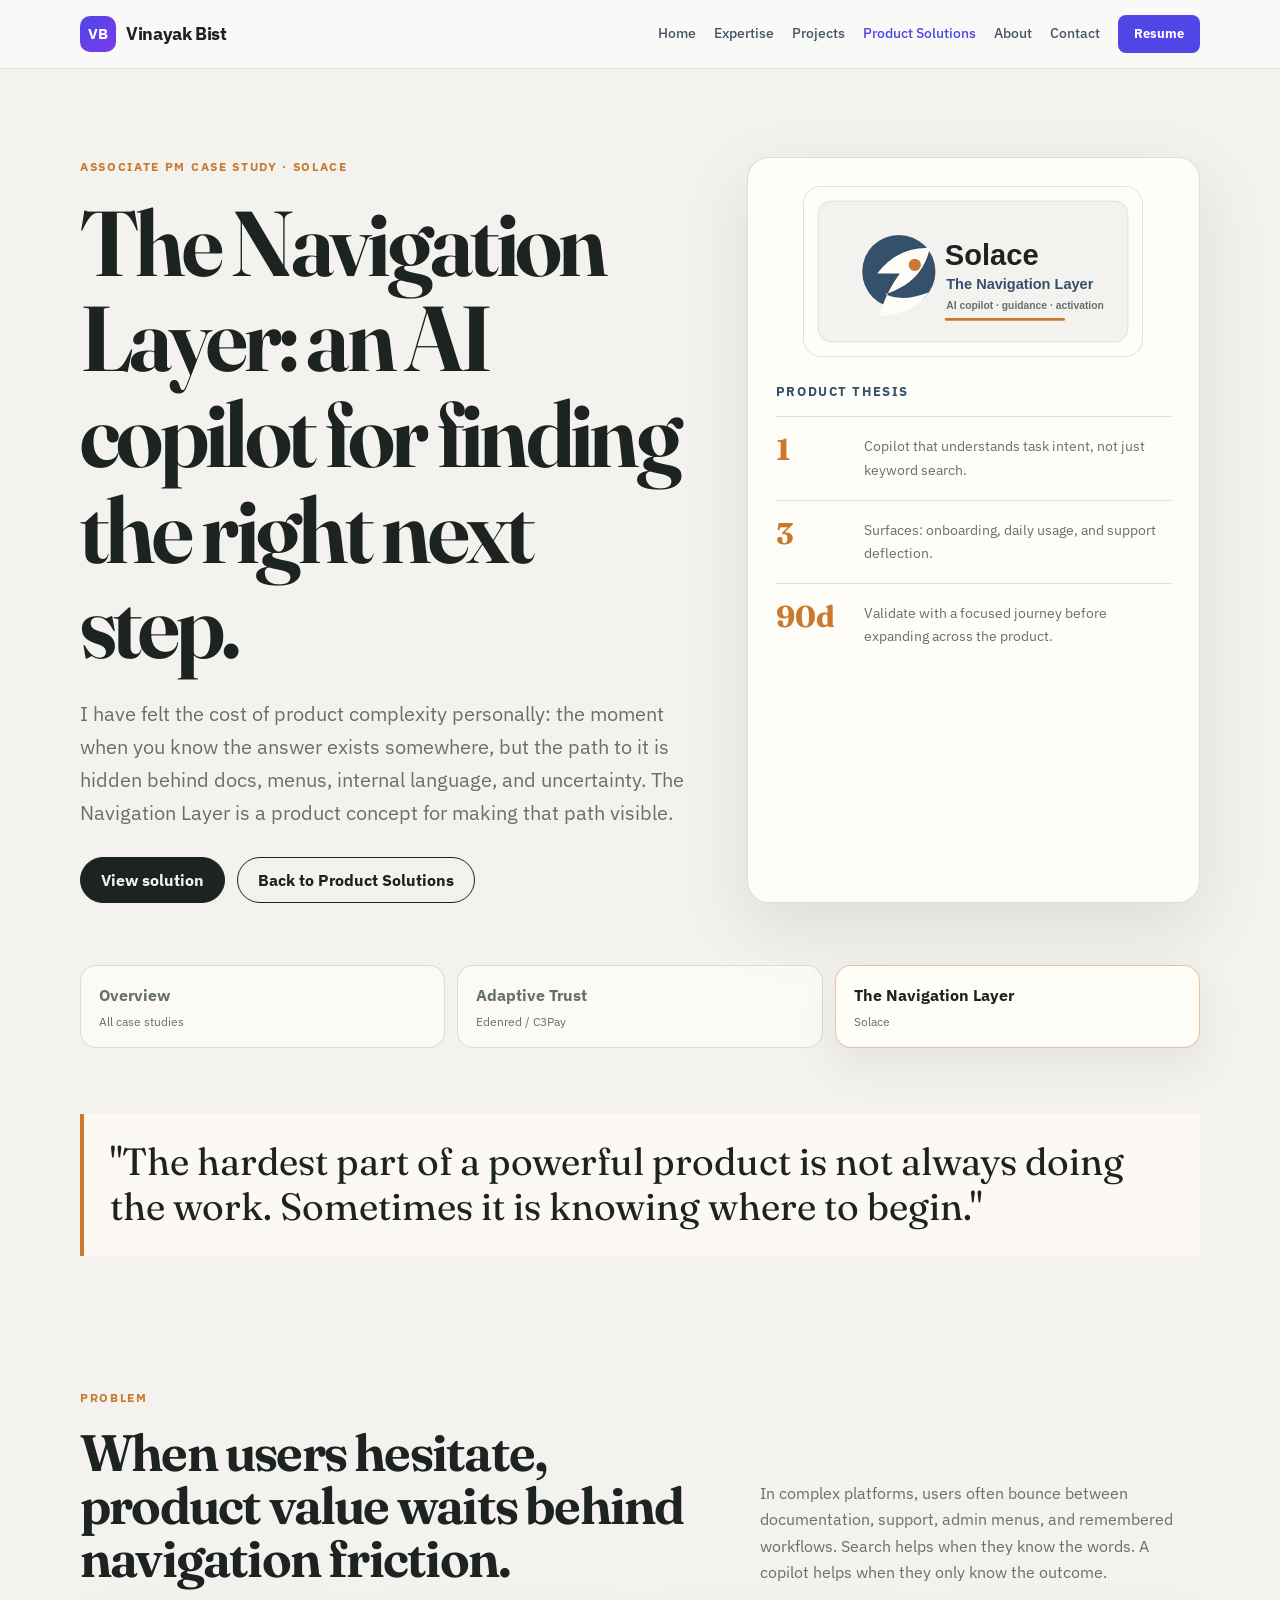
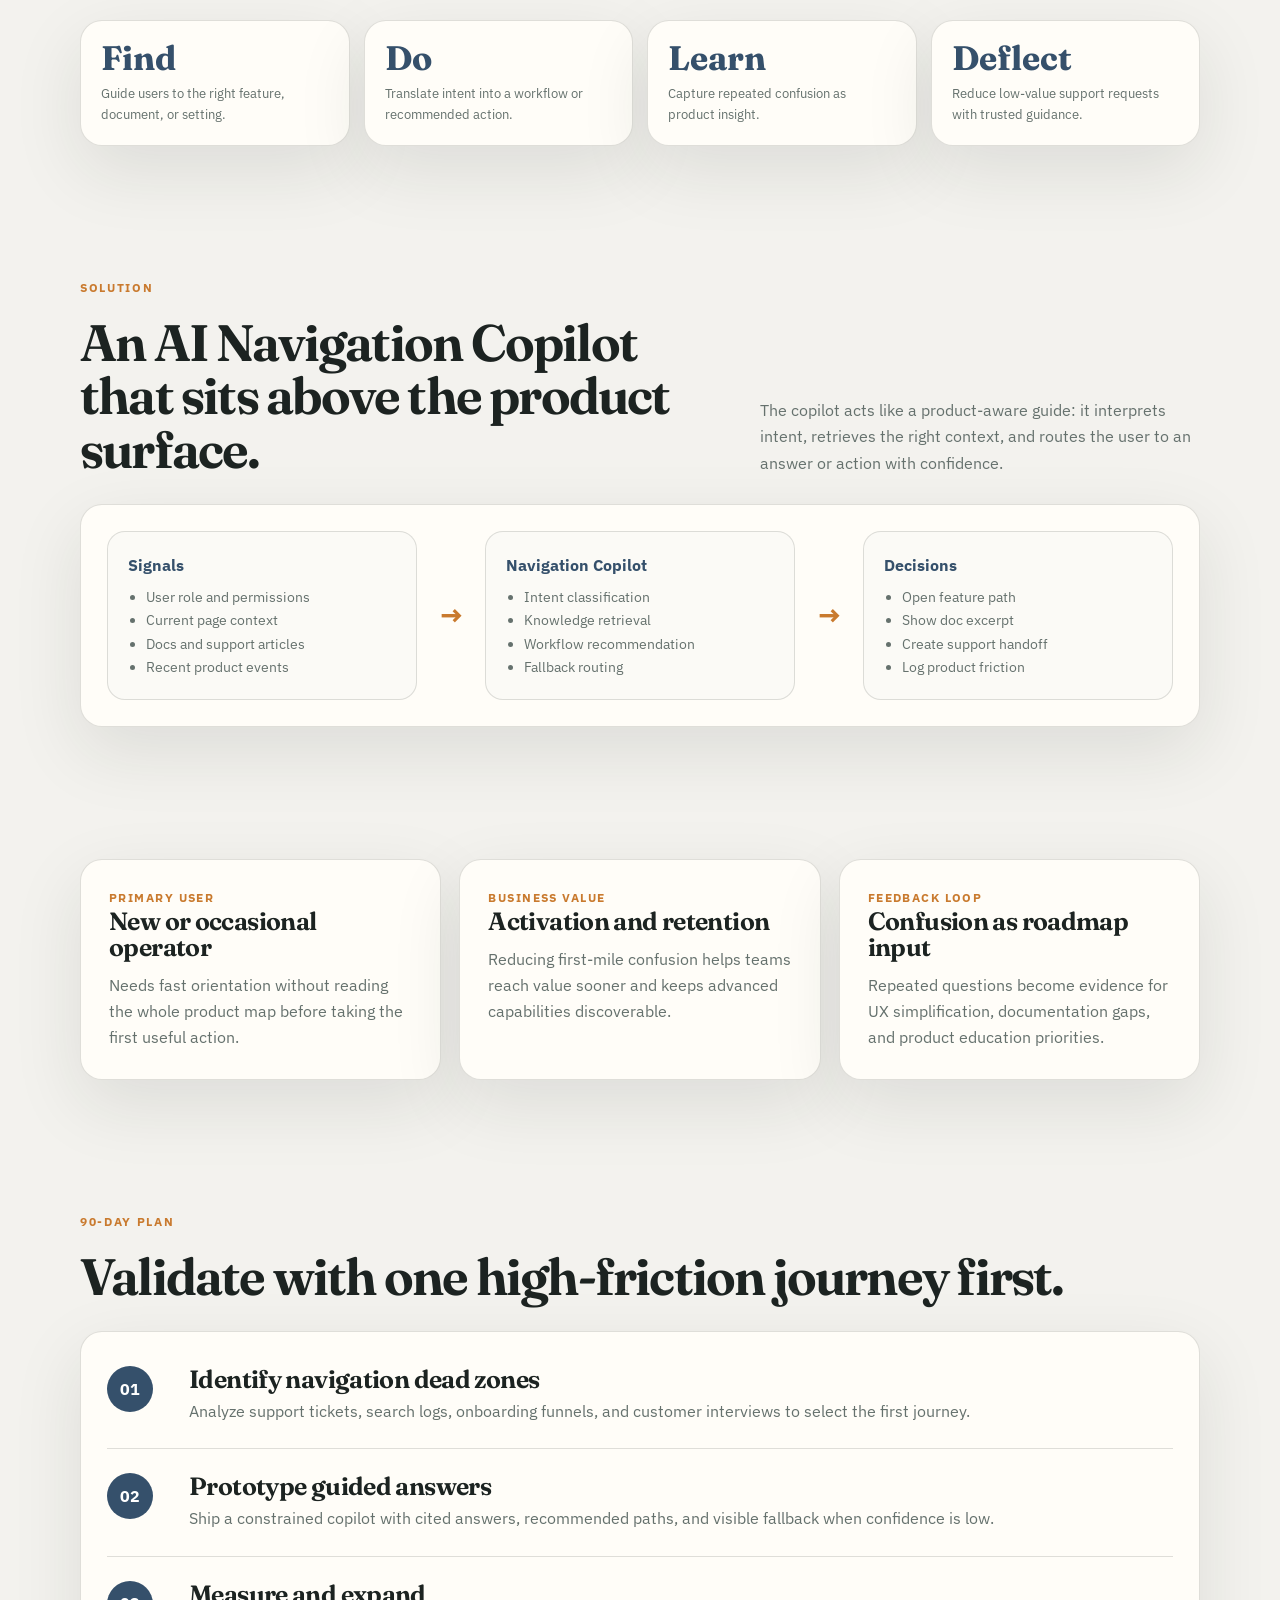
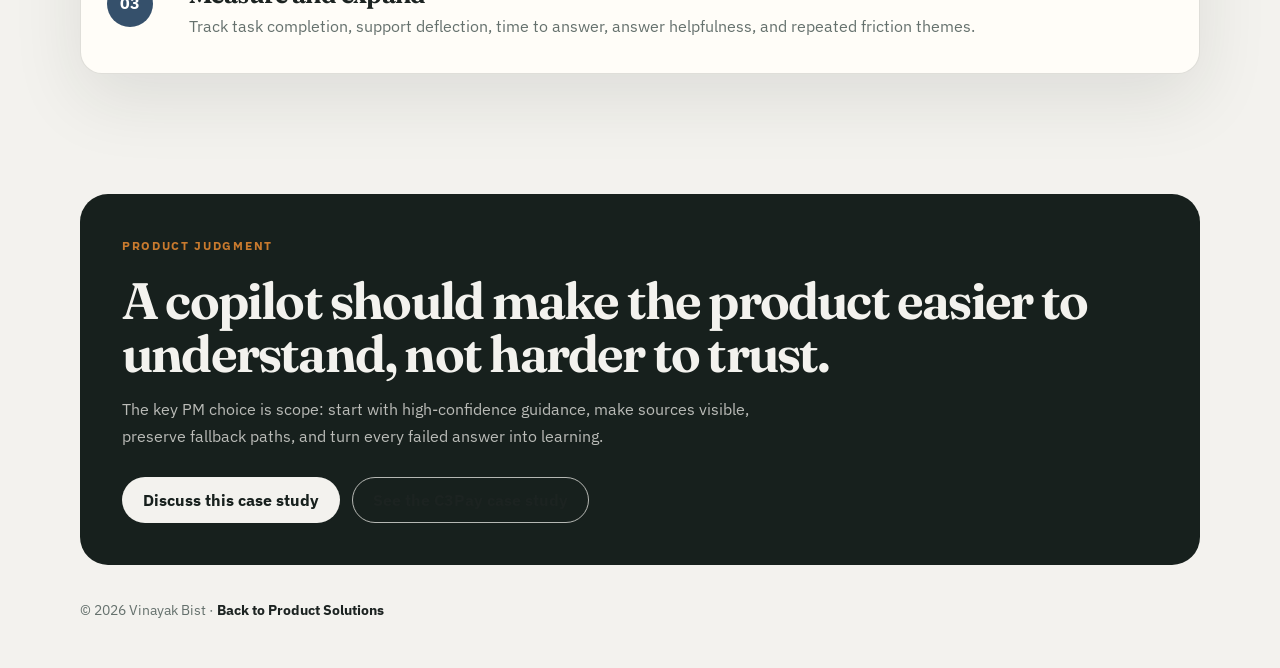
<file: site/product-solutions/case-study-solace.html>
<!DOCTYPE html>
<html lang="en">
<head>
  <meta charset="UTF-8" />
  <meta name="viewport" content="width=device-width, initial-scale=1.0" />
  <title>The Navigation Layer — Solace Product Case Study</title>
  <meta name="description" content="The Navigation Layer: a product discovery case study proposing an AI Navigation Copilot for Solace." />
  <link rel="canonical" href="https://vinayakbist.com/product-solutions/case-study-solace.html" />
  <script data-goatcounter="https://vinayakbist.goatcounter.com/count"
          async src="//gc.zgo.at/count.js"></script>
  <link rel="preconnect" href="https://fonts.googleapis.com">
  <link rel="preconnect" href="https://fonts.gstatic.com" crossorigin>
  <link href="https://fonts.googleapis.com/css2?family=Fraunces:opsz,wght@9..144,500..750&family=IBM+Plex+Sans:wght@400;500;600;700;800&display=swap" rel="stylesheet">
  <link rel="stylesheet" href="styles.css" />
</head>
<body>
  <header class="site-header">
    <div class="nav">
      <a class="brand" href="https://vinayakbist.com/">
        <span class="brand-mark">VB</span>
        <span>Vinayak Bist</span>
      </a>
      <nav class="nav-links" aria-label="Main navigation">
        <a href="https://vinayakbist.com/">Home</a>
        <a href="https://vinayakbist.com/#expertise">Expertise</a>
        <a href="https://vinayakbist.com/#projects">Projects</a>
        <a class="active" href="/product-solutions/">Product Solutions</a>
        <a href="https://vinayakbist.com/#about">About</a>
        <a href="mailto:bistvinayak@gmail.com">Contact</a>
        <a class="nav-cta" href="/resume.pdf">Resume</a>
      </nav>
    </div>
  </header>

  <main>
    <section class="shell hero">
      <div>
        <div class="eyebrow">Associate PM Case Study · Solace</div>
        <h1>The Navigation Layer: an AI copilot for finding the right next step.</h1>
        <p class="lead">
          I have felt the cost of product complexity personally: the moment when you know the answer
          exists somewhere, but the path to it is hidden behind docs, menus, internal language, and uncertainty.
          The Navigation Layer is a product concept for making that path visible.
        </p>
        <div class="button-row">
          <a class="btn primary" href="#solution">View solution</a>
          <a class="btn secondary" href="/product-solutions/">Back to Product Solutions</a>
        </div>
      </div>
      <aside class="hero-panel company-panel">
        <img class="company-hero-logo" src="assets/solace.svg" alt="Solace visual identity" />
        <p class="panel-title">Product thesis</p>
        <div class="metric">
          <strong>1</strong>
          <span>Copilot that understands task intent, not just keyword search.</span>
        </div>
        <div class="metric">
          <strong>3</strong>
          <span>Surfaces: onboarding, daily usage, and support deflection.</span>
        </div>
        <div class="metric">
          <strong>90d</strong>
          <span>Validate with a focused journey before expanding across the product.</span>
        </div>
      </aside>
    </section>

    <nav class="shell solution-tabs" aria-label="Product solution case studies">
      <a href="/product-solutions/">
        <span>Overview</span>
        <small>All case studies</small>
      </a>
      <a href="/product-solutions/case-study-c3pay.html">
        <span>Adaptive Trust</span>
        <small>Edenred / C3Pay</small>
      </a>
      <a class="active" href="/product-solutions/case-study-solace.html">
        <span>The Navigation Layer</span>
        <small>Solace</small>
      </a>
    </nav>

    <section class="shell section">
      <blockquote class="quote">
        "The hardest part of a powerful product is not always doing the work. Sometimes it is knowing where to begin."
      </blockquote>
    </section>

    <section class="shell section">
      <div class="section-head">
        <div>
          <div class="eyebrow">Problem</div>
          <h2>When users hesitate, product value waits behind navigation friction.</h2>
        </div>
        <p>In complex platforms, users often bounce between documentation, support, admin menus, and remembered workflows. Search helps when they know the words. A copilot helps when they only know the outcome.</p>
      </div>
      <div class="stats">
        <div class="stat"><strong>Find</strong><span>Guide users to the right feature, document, or setting.</span></div>
        <div class="stat"><strong>Do</strong><span>Translate intent into a workflow or recommended action.</span></div>
        <div class="stat"><strong>Learn</strong><span>Capture repeated confusion as product insight.</span></div>
        <div class="stat"><strong>Deflect</strong><span>Reduce low-value support requests with trusted guidance.</span></div>
      </div>
    </section>

    <section id="solution" class="shell section">
      <div class="section-head">
        <div>
          <div class="eyebrow">Solution</div>
          <h2>An AI Navigation Copilot that sits above the product surface.</h2>
        </div>
        <p>The copilot acts like a product-aware guide: it interprets intent, retrieves the right context, and routes the user to an answer or action with confidence.</p>
      </div>

      <div class="diagram">
        <div class="diagram-flow">
          <div class="diagram-node">
            <strong>Signals</strong>
            <ul>
              <li>User role and permissions</li>
              <li>Current page context</li>
              <li>Docs and support articles</li>
              <li>Recent product events</li>
            </ul>
          </div>
          <div class="arrow">→</div>
          <div class="diagram-node">
            <strong>Navigation Copilot</strong>
            <ul>
              <li>Intent classification</li>
              <li>Knowledge retrieval</li>
              <li>Workflow recommendation</li>
              <li>Fallback routing</li>
            </ul>
          </div>
          <div class="arrow">→</div>
          <div class="diagram-node">
            <strong>Decisions</strong>
            <ul>
              <li>Open feature path</li>
              <li>Show doc excerpt</li>
              <li>Create support handoff</li>
              <li>Log product friction</li>
            </ul>
          </div>
        </div>
      </div>
    </section>

    <section class="shell section">
      <div class="grid-3">
        <article class="card">
          <div class="kicker">Primary user</div>
          <h3>New or occasional operator</h3>
          <p>Needs fast orientation without reading the whole product map before taking the first useful action.</p>
        </article>
        <article class="card">
          <div class="kicker">Business value</div>
          <h3>Activation and retention</h3>
          <p>Reducing first-mile confusion helps teams reach value sooner and keeps advanced capabilities discoverable.</p>
        </article>
        <article class="card">
          <div class="kicker">Feedback loop</div>
          <h3>Confusion as roadmap input</h3>
          <p>Repeated questions become evidence for UX simplification, documentation gaps, and product education priorities.</p>
        </article>
      </div>
    </section>

    <section class="shell section">
      <div class="section-head">
        <div>
          <div class="eyebrow">90-Day Plan</div>
          <h2>Validate with one high-friction journey first.</h2>
        </div>
      </div>
      <div class="rail">
        <div class="rail-step">
          <div class="rail-num">01</div>
          <div><h3>Identify navigation dead zones</h3><p>Analyze support tickets, search logs, onboarding funnels, and customer interviews to select the first journey.</p></div>
        </div>
        <div class="rail-step">
          <div class="rail-num">02</div>
          <div><h3>Prototype guided answers</h3><p>Ship a constrained copilot with cited answers, recommended paths, and visible fallback when confidence is low.</p></div>
        </div>
        <div class="rail-step">
          <div class="rail-num">03</div>
          <div><h3>Measure and expand</h3><p>Track task completion, support deflection, time to answer, answer helpfulness, and repeated friction themes.</p></div>
        </div>
      </div>
    </section>

    <section class="shell">
      <div class="dark-cta">
        <div class="eyebrow">Product judgment</div>
        <h2>A copilot should make the product easier to understand, not harder to trust.</h2>
        <p>The key PM choice is scope: start with high-confidence guidance, make sources visible, preserve fallback paths, and turn every failed answer into learning.</p>
        <div class="button-row">
          <a class="btn primary" href="mailto:bistvinayak@gmail.com">Discuss this case study</a>
          <a class="btn secondary" href="/product-solutions/case-study-c3pay.html">See the C3Pay case study</a>
        </div>
      </div>
    </section>
  </main>

  <footer class="shell footer">
    © 2026 Vinayak Bist · <a href="/product-solutions/">Back to Product Solutions</a>
  </footer>
</body>
</html>
</file>
<file: site/product-solutions/styles.css>
:root {
  --paper: #F3F2EE;
  --paper-2: #fffdf8;
  --ink: #1C2321;
  --muted: #65716d;
  --slate: #35506B;
  --ochre: #C97A2E;
  --ochre-soft: #f4dfcb;
  --site-accent: #4f46e5;
  --site-accent-2: #7c3aed;
  --line: rgba(28, 35, 33, 0.14);
  --dark: #17201d;
  --radius: 22px;
  --shadow: 0 24px 70px rgba(28, 35, 33, 0.1);
}

* { box-sizing: border-box; }

html { scroll-behavior: smooth; }

body {
  margin: 0;
  background: var(--paper);
  color: var(--ink);
  font-family: "IBM Plex Sans", system-ui, -apple-system, BlinkMacSystemFont, "Segoe UI", sans-serif;
  line-height: 1.65;
  -webkit-font-smoothing: antialiased;
}

a { color: inherit; text-decoration: none; }

.site-header {
  position: sticky;
  top: 0;
  z-index: 20;
  background: rgba(250, 250, 248, 0.9);
  backdrop-filter: blur(14px);
  border-bottom: 1px solid #e8e3da;
}

.nav {
  width: min(1120px, calc(100% - 40px));
  margin: 0 auto;
  min-height: 68px;
  display: flex;
  align-items: center;
  justify-content: space-between;
  gap: 24px;
}

.brand {
  display: inline-flex;
  align-items: center;
  gap: 10px;
  font-family: Inter, "IBM Plex Sans", system-ui, sans-serif;
  font-size: 18px;
  font-weight: 800;
  letter-spacing: -0.02em;
}

.brand-mark {
  width: 36px;
  height: 36px;
  display: grid;
  place-items: center;
  border-radius: 10px;
  background: linear-gradient(135deg, var(--site-accent), var(--site-accent-2));
  color: white;
  font-size: 15px;
  font-weight: 900;
}

.nav-links {
  display: flex;
  align-items: center;
  gap: 18px;
  color: #475569;
  font-family: Inter, "IBM Plex Sans", system-ui, sans-serif;
  font-size: 14px;
  font-weight: 500;
}

.nav-links a:hover,
.nav-links .active { color: var(--site-accent); }

.nav-cta {
  background: var(--site-accent);
  color: white !important;
  padding: 8px 16px;
  border-radius: 8px;
  font-size: 13px;
  font-weight: 700 !important;
}

.nav-cta:hover {
  background: var(--site-accent-2);
}

.shell {
  width: min(1120px, calc(100% - 40px));
  margin: 0 auto;
}

.hero {
  padding: 88px 0 54px;
  display: grid;
  grid-template-columns: minmax(0, 1.15fr) minmax(320px, 0.85fr);
  gap: 54px;
  align-items: end;
}

.eyebrow {
  color: var(--ochre);
  font-size: 12px;
  font-weight: 700;
  letter-spacing: 0.14em;
  text-transform: uppercase;
  margin-bottom: 18px;
}

h1,
h2,
h3 {
  font-family: "Fraunces", Georgia, serif;
  margin: 0;
  line-height: 1.04;
  font-weight: 650;
}

h1 {
  max-width: 790px;
  font-size: clamp(46px, 8vw, 92px);
  letter-spacing: -0.04em;
}

h2 {
  font-size: clamp(32px, 4vw, 52px);
  letter-spacing: -0.035em;
}

h3 {
  font-size: 25px;
  letter-spacing: -0.025em;
}

.lead {
  margin: 24px 0 0;
  max-width: 650px;
  color: var(--muted);
  font-size: clamp(17px, 2vw, 20px);
}

.hero-panel,
.card,
.stat,
.diagram,
.rail,
.note {
  background: var(--paper-2);
  border: 1px solid var(--line);
  border-radius: var(--radius);
  box-shadow: var(--shadow);
}

.hero-panel {
  padding: 28px;
}

.panel-title {
  margin: 0 0 14px;
  color: var(--slate);
  font-weight: 800;
  font-size: 13px;
  letter-spacing: 0.12em;
  text-transform: uppercase;
}

.metric {
  display: grid;
  grid-template-columns: 72px 1fr;
  gap: 16px;
  padding: 18px 0;
  border-top: 1px solid var(--line);
}

.metric strong {
  color: var(--ochre);
  font-family: "Fraunces", Georgia, serif;
  font-size: 30px;
  line-height: 1;
}

.metric span { color: var(--muted); font-size: 14px; }

.section {
  padding: 66px 0;
}

.solution-tabs {
  margin-top: 8px;
  display: grid;
  grid-template-columns: repeat(3, minmax(0, 1fr));
  gap: 12px;
}

.solution-tabs a {
  display: flex;
  flex-direction: column;
  gap: 3px;
  padding: 16px 18px;
  border: 1px solid var(--line);
  border-radius: 16px;
  background: rgba(255, 253, 248, 0.66);
  color: var(--muted);
}

.solution-tabs a:hover,
.solution-tabs a.active {
  background: var(--paper-2);
  color: var(--ink);
  border-color: rgba(201, 122, 46, 0.44);
  box-shadow: 0 16px 45px rgba(28, 35, 33, 0.08);
}

.solution-tabs span {
  font-weight: 800;
}

.solution-tabs small {
  color: var(--muted);
  font-size: 12px;
}

.section-head {
  display: flex;
  align-items: end;
  justify-content: space-between;
  gap: 32px;
  margin-bottom: 28px;
}

.section-head p {
  max-width: 440px;
  color: var(--muted);
  margin: 0;
}

.grid-2 {
  display: grid;
  grid-template-columns: repeat(2, minmax(0, 1fr));
  gap: 22px;
}

.grid-3 {
  display: grid;
  grid-template-columns: repeat(3, minmax(0, 1fr));
  gap: 18px;
}

.card {
  padding: 28px;
}

.case-card {
  min-height: 500px;
  display: flex;
  flex-direction: column;
  justify-content: space-between;
  transition: transform 180ms ease, box-shadow 180ms ease;
}

.case-card:hover {
  transform: translateY(-4px);
  box-shadow: 0 30px 90px rgba(28, 35, 33, 0.14);
}

.kicker {
  color: var(--ochre);
  font-size: 12px;
  font-weight: 800;
  letter-spacing: 0.12em;
  text-transform: uppercase;
}

.case-card p,
.card p,
.note p {
  color: var(--muted);
  margin: 12px 0 0;
}

.company-visual {
  min-height: 168px;
  margin-bottom: 24px;
  display: grid;
  place-items: center;
  border-radius: 18px;
  background: linear-gradient(135deg, rgba(53, 80, 107, 0.1), rgba(201, 122, 46, 0.14));
  border: 1px solid var(--line);
  overflow: hidden;
}

.company-visual img {
  width: min(82%, 330px);
  height: auto;
  display: block;
}

.company-panel {
  align-self: stretch;
}

.company-hero-logo {
  display: block;
  width: 100%;
  max-width: 340px;
  margin: 0 auto 24px;
  border-radius: 18px;
  border: 1px solid var(--line);
  background: #fff;
}

.tag-row {
  display: flex;
  flex-wrap: wrap;
  gap: 8px;
  margin-top: 22px;
}

.tag {
  border: 1px solid rgba(201, 122, 46, 0.3);
  background: var(--ochre-soft);
  color: #8b4b17;
  border-radius: 999px;
  padding: 6px 11px;
  font-size: 12px;
  font-weight: 700;
}

.button-row {
  display: flex;
  flex-wrap: wrap;
  gap: 12px;
  margin-top: 28px;
}

.btn {
  display: inline-flex;
  align-items: center;
  justify-content: center;
  border-radius: 999px;
  min-height: 46px;
  padding: 0 20px;
  font-weight: 800;
  border: 1px solid var(--ink);
}

.btn.primary {
  background: var(--ink);
  color: var(--paper);
}

.btn.secondary {
  color: var(--ink);
  background: transparent;
}

.stats {
  display: grid;
  grid-template-columns: repeat(4, minmax(0, 1fr));
  gap: 14px;
  margin-top: 34px;
}

.stat {
  padding: 20px;
}

.stat strong {
  display: block;
  color: var(--slate);
  font-family: "Fraunces", Georgia, serif;
  font-size: 34px;
  line-height: 1;
}

.stat span {
  display: block;
  margin-top: 8px;
  color: var(--muted);
  font-size: 13px;
}

.diagram {
  padding: 26px;
}

.diagram-flow {
  display: grid;
  grid-template-columns: 1fr 44px 1fr 44px 1fr;
  gap: 12px;
  align-items: stretch;
}

.diagram-node {
  min-height: 150px;
  padding: 20px;
  border-radius: 18px;
  background: #fbfaf6;
  border: 1px solid var(--line);
}

.diagram-node strong {
  display: block;
  color: var(--slate);
  margin-bottom: 8px;
}

.diagram-node ul {
  margin: 0;
  padding-left: 18px;
  color: var(--muted);
  font-size: 14px;
}

.arrow {
  display: grid;
  place-items: center;
  color: var(--ochre);
  font-weight: 900;
  font-size: 28px;
}

.rail {
  padding: 10px 26px;
}

.rail-step {
  display: grid;
  grid-template-columns: 64px 1fr;
  gap: 18px;
  padding: 24px 0;
  border-bottom: 1px solid var(--line);
}

.rail-step:last-child { border-bottom: 0; }

.rail-num {
  width: 46px;
  height: 46px;
  border-radius: 50%;
  display: grid;
  place-items: center;
  background: var(--slate);
  color: white;
  font-weight: 800;
}

.rail-step p { margin: 6px 0 0; color: var(--muted); }

.quote {
  margin: 0;
  padding: 26px;
  border-left: 4px solid var(--ochre);
  background: rgba(255, 253, 248, 0.74);
  color: var(--ink);
  font-family: "Fraunces", Georgia, serif;
  font-size: clamp(24px, 3vw, 38px);
  line-height: 1.18;
}

.dark-cta {
  margin-top: 54px;
  padding: 42px;
  border-radius: 28px;
  background: var(--dark);
  color: var(--paper);
}

.dark-cta p {
  max-width: 650px;
  color: rgba(243, 242, 238, 0.74);
}

.dark-cta .btn {
  border-color: rgba(243, 242, 238, 0.72);
}

.dark-cta .btn.primary {
  background: var(--paper);
  color: var(--dark);
}

.footer {
  padding: 34px 0 46px;
  color: var(--muted);
  font-size: 14px;
}

.footer a { color: var(--ink); font-weight: 700; }

@media (max-width: 860px) {
  .nav {
    width: min(100% - 28px, 1120px);
    align-items: flex-start;
    flex-direction: column;
    padding: 14px 0;
  }

  .nav-links {
    width: 100%;
    overflow-x: auto;
    padding-bottom: 4px;
  }

  .shell { width: min(100% - 28px, 1120px); }

  .hero {
    grid-template-columns: 1fr;
    padding-top: 58px;
  }

  .section-head {
    display: block;
  }

  .section-head p { margin-top: 14px; }

  .grid-2,
  .grid-3,
  .solution-tabs,
  .stats {
    grid-template-columns: 1fr;
  }

  .case-card { min-height: auto; }

  .diagram-flow {
    grid-template-columns: 1fr;
  }

  .arrow {
    transform: rotate(90deg);
    min-height: 24px;
  }

  .rail-step {
    grid-template-columns: 48px 1fr;
  }

  .dark-cta { padding: 28px; }
}
</file>
<file: site/projects/project-pages.css>
:root {
  --paper: #fafaf8;
  --ink: #0f172a;
  --muted: #64748b;
  --border: #e2e8f0;
  --accent: #4f46e5;
  --accent-soft: #eef2ff;
  --radius: 22px;
}
* { box-sizing: border-box; }
html { scroll-behavior: smooth; }
body { margin: 0; background: var(--paper); color: var(--ink); font-family: Inter, system-ui, sans-serif; line-height: 1.6; }
a { color: inherit; text-decoration: none; }
.site-header { position: sticky; top: 0; z-index: 10; background: rgba(250,250,248,.92); border-bottom: 1px solid var(--border); backdrop-filter: blur(16px); }
.nav { width: min(1120px, calc(100% - 40px)); min-height: 74px; margin: 0 auto; display: flex; align-items: center; justify-content: space-between; gap: 24px; }
.brand { display: flex; align-items: center; gap: 10px; font-weight: 800; letter-spacing: -.03em; }
.brand-mark { display: grid; place-items: center; width: 36px; height: 36px; border-radius: 11px; color: white; font-size: 12px; background: linear-gradient(135deg, #4f46e5, #7c3aed); }
.nav-links { display: flex; align-items: center; gap: 22px; color: #475569; font-size: 13px; font-weight: 700; }
.nav-links a:hover, .nav-links .active { color: var(--accent); }
.nav-cta { color: white !important; background: var(--accent); padding: 10px 15px; border-radius: 10px; }
.shell { width: min(1120px, calc(100% - 40px)); margin: 0 auto; }
.hero { padding: 90px 0 72px; display: grid; grid-template-columns: 1.1fr .9fr; gap: 64px; align-items: center; }
.eyebrow { color: var(--accent); text-transform: uppercase; letter-spacing: .14em; font-size: 12px; font-weight: 800; margin-bottom: 18px; }
h1, h2, h3 { line-height: 1.08; letter-spacing: -.045em; }
h1 { font-size: clamp(44px, 7vw, 82px); margin: 0 0 24px; }
h2 { font-size: clamp(30px, 4vw, 48px); margin: 0 0 18px; }
h3 { font-size: 20px; margin: 0 0 10px; }
.lead { max-width: 650px; color: var(--muted); font-size: 19px; line-height: 1.7; }
.hero-actions { display: flex; flex-wrap: wrap; gap: 12px; margin-top: 30px; }
.button { display: inline-flex; align-items: center; justify-content: center; padding: 12px 18px; border-radius: 11px; font-size: 14px; font-weight: 800; background: var(--accent); color: white; }
.button.secondary { background: white; border: 1px solid var(--border); color: var(--ink); }
.hero-art { border-radius: var(--radius); overflow: hidden; border: 1px solid var(--border); box-shadow: 0 24px 70px rgba(15,23,42,.12); }
.hero-art img { display: block; width: 100%; height: auto; }
.stats { display: grid; grid-template-columns: repeat(3, 1fr); gap: 14px; margin: 0 0 84px; }
.stat, .content-card { background: white; border: 1px solid var(--border); border-radius: var(--radius); padding: 24px; }
.stat strong { display: block; font-size: 27px; letter-spacing: -.04em; margin-bottom: 4px; }
.stat span { color: var(--muted); font-size: 13px; }
.section { padding: 78px 0; border-top: 1px solid var(--border); }
.section-grid { display: grid; grid-template-columns: .75fr 1.25fr; gap: 64px; }
.section-label { color: var(--accent); text-transform: uppercase; letter-spacing: .14em; font-size: 11px; font-weight: 800; }
.section-copy { color: var(--muted); font-size: 17px; line-height: 1.8; }
.feature-grid { display: grid; grid-template-columns: repeat(2, 1fr); gap: 16px; }
.feature-grid p { color: var(--muted); font-size: 14px; margin: 0; }
.feature-icon { font-size: 25px; margin-bottom: 14px; }
.dark { background: #111827; color: white; border-radius: var(--radius); padding: 52px; margin: 78px 0; }
.dark p { color: #cbd5e1; max-width: 680px; }
footer { border-top: 1px solid var(--border); padding: 28px 0 48px; color: var(--muted); font-size: 13px; }
footer a { color: var(--accent); font-weight: 700; }
@media (max-width: 820px) { .nav-links { display: none; } .hero, .section-grid { grid-template-columns: 1fr; gap: 36px; } .hero { padding: 58px 0 48px; } .stats { grid-template-columns: 1fr; margin-bottom: 48px; } .feature-grid { grid-template-columns: 1fr; } .dark { padding: 32px 24px; } }
</file>
